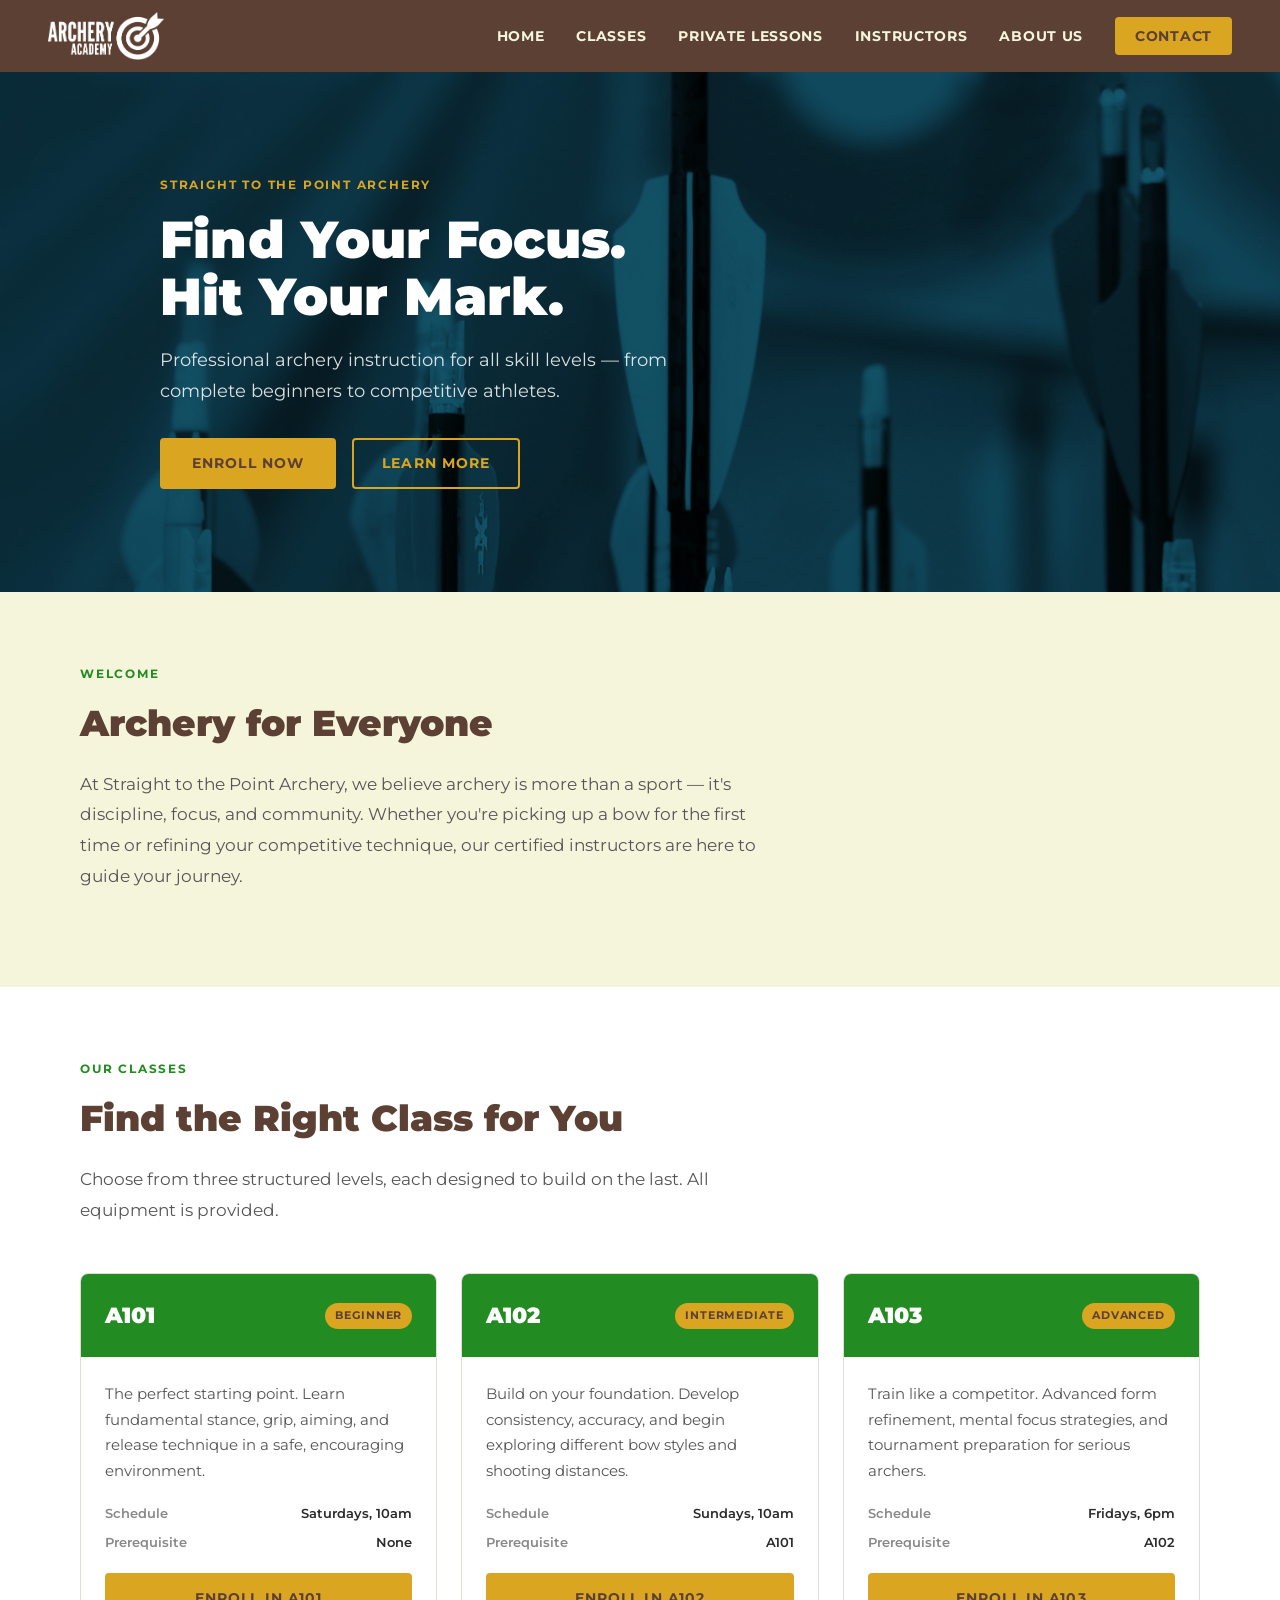
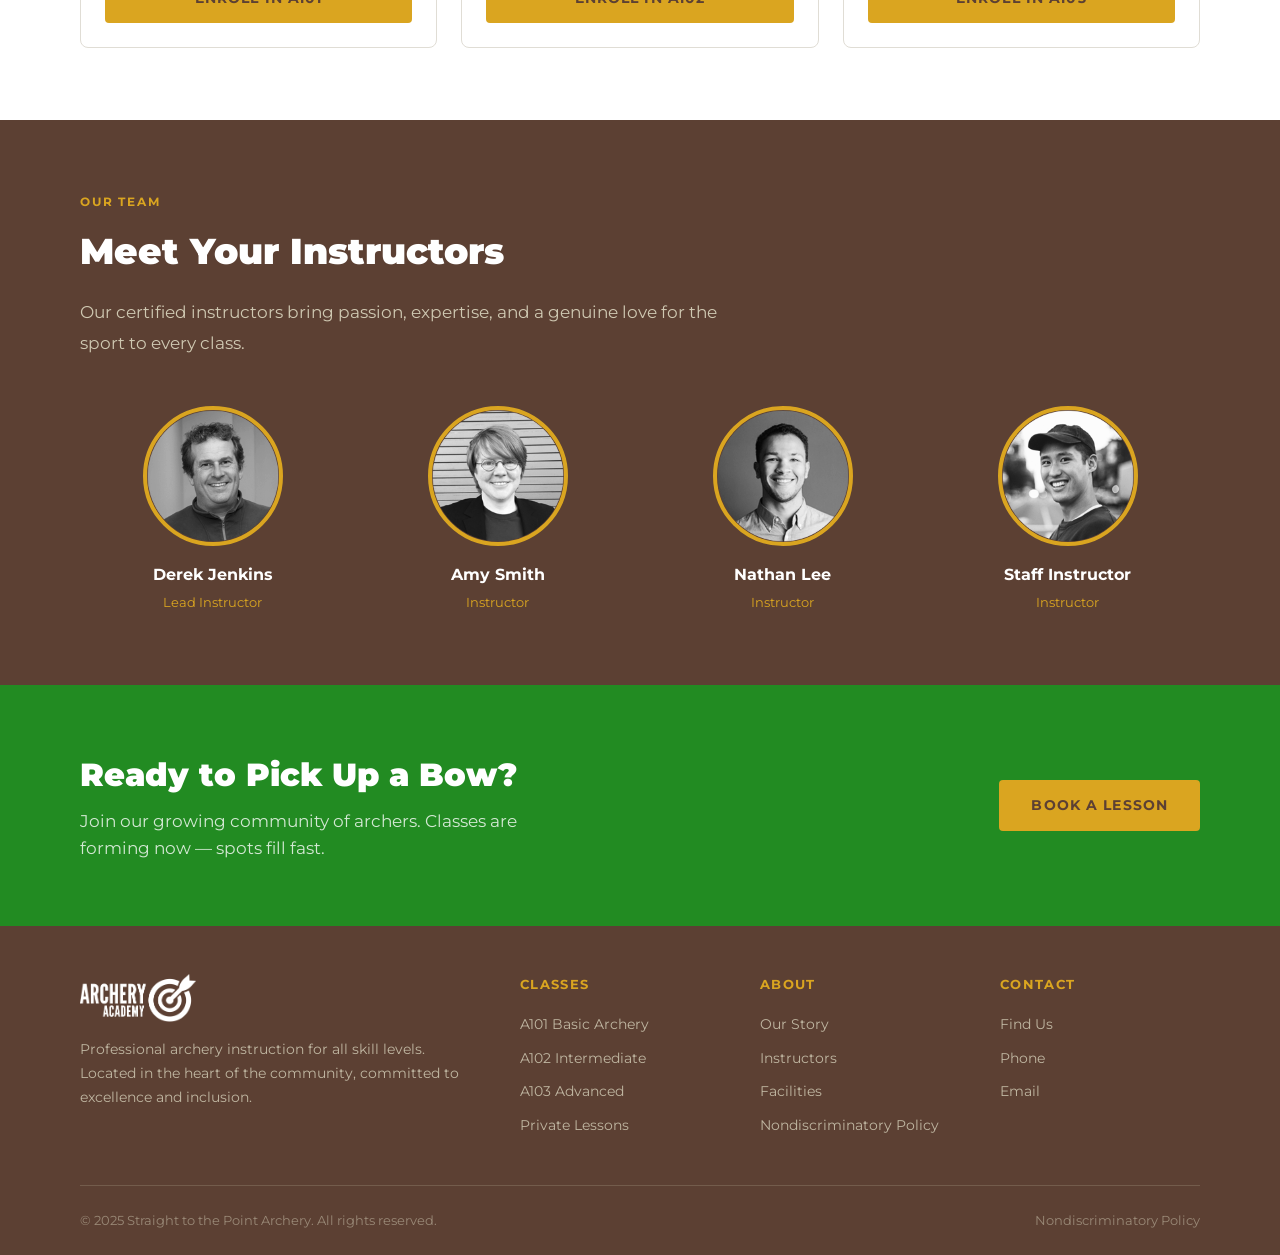
<file: index.html>
<!DOCTYPE html>
<html lang="en">
<head>
<meta charset="UTF-8">
<meta name="viewport" content="width=device-width, initial-scale=1.0">
<title>Straight to the Point Archery</title>
<link href="https://fonts.googleapis.com/css2?family=Montserrat:wght@400;700;900&family=Open+Sans:wght@400;600&display=swap" rel="stylesheet">
<link rel="stylesheet" href="css/common.css">
<link rel="stylesheet" href="css/index.css">
</head>
<body>

<nav>
  <img class="logo" src="images/archeryAcademy-logo-white.png" alt="Straight to the Point Archery">
  <input type="checkbox" id="nav-toggle" class="nav-toggle">
  <label for="nav-toggle" class="nav-toggle-label">
    <span></span>
    <span></span>
    <span></span>
  </label>
  <ul>
    <li><a href="#">Home</a></li>
    <li><a href="classes.html">Classes</a></li>
    <li><a href="classes.html#private_lessons">Private Lessons</a></li>
    <li><a href="instructors.html">Instructors</a></li>
    <li><a href="about-us.html">About Us</a></li>
    <li><a href="contact.html" class="nav-cta">Contact</a></li>
  </ul>
</nav>

<section class="hero">
  <div class="hero-bg"></div>
  <div class="hero-content">
    <div class="hero-eyebrow">Straight to the Point Archery</div>
    <h1>Find Your Focus. Hit Your Mark.</h1>
    <p>Professional archery instruction for all skill levels — from complete beginners to competitive athletes.</p>
    <a href="#" class="btn-gold">Enroll Now</a>
    <a href="#" class="btn-outline">Learn More</a>
  </div>
</section>

<section class="section--cream">
  <div class="section-label">Welcome</div>
  <h2>Archery for Everyone</h2>
  <p class="lead">At Straight to the Point Archery, we believe archery is more than a sport — it's discipline, focus, and community. Whether you're picking up a bow for the first time or refining your competitive technique, our certified instructors are here to guide your journey.</p>
</section>

<section class="section--white" id="classes">
  <div class="section-label">Our Classes</div>
  <h2>Find the Right Class for You</h2>
  <p class="lead">Choose from three structured levels, each designed to build on the last. All equipment is provided.</p>
  <div class="classes-grid">
    <div class="class-card">
      <div class="class-card-header">
        <h3>A101</h3>
        <span class="class-badge">Beginner</span>
      </div>
      <div class="class-body">
        <p>The perfect starting point. Learn fundamental stance, grip, aiming, and release technique in a safe, encouraging environment.</p>
        <div class="class-meta">
          <div class="class-meta-row"><span class="meta-label">Schedule</span><span class="meta-val">Saturdays, 10am</span></div>
          <div class="class-meta-row"><span class="meta-label">Prerequisite</span><span class="meta-val">None</span></div>
        </div>
        <a href="#" class="btn-gold">Enroll in A101</a>
      </div>
    </div>
    <div class="class-card">
      <div class="class-card-header">
        <h3>A102</h3>
        <span class="class-badge">Intermediate</span>
      </div>
      <div class="class-body">
        <p>Build on your foundation. Develop consistency, accuracy, and begin exploring different bow styles and shooting distances.</p>
        <div class="class-meta">
          <div class="class-meta-row"><span class="meta-label">Schedule</span><span class="meta-val">Sundays, 10am</span></div>
          <div class="class-meta-row"><span class="meta-label">Prerequisite</span><span class="meta-val">A101</span></div>
        </div>
        <a href="#" class="btn-gold">Enroll in A102</a>
      </div>
    </div>
    <div class="class-card">
      <div class="class-card-header">
        <h3>A103</h3>
        <span class="class-badge">Advanced</span>
      </div>
      <div class="class-body">
        <p>Train like a competitor. Advanced form refinement, mental focus strategies, and tournament preparation for serious archers.</p>
        <div class="class-meta">
          <div class="class-meta-row"><span class="meta-label">Schedule</span><span class="meta-val">Fridays, 6pm</span></div>
          <div class="class-meta-row"><span class="meta-label">Prerequisite</span><span class="meta-val">A102</span></div>
        </div>
        <a href="#" class="btn-gold">Enroll in A103</a>
      </div>
    </div>
  </div>
</section>

<section class="instructors-bg" id="instructors">
  <div class="section-label">Our Team</div>
  <h2>Meet Your Instructors</h2>
  <p class="lead">Our certified instructors bring passion, expertise, and a genuine love for the sport to every class.</p>
  <div class="instructors-grid">
    <div class="instr-card">
      <div class="instr-img-wrap"><img src="images/instructor-bio-image1.png" alt="Derek Jenkins"></div>
      <div class="instr-name">Derek Jenkins</div>
      <div class="instr-title">Lead Instructor</div>
    </div>
    <div class="instr-card">
      <div class="instr-img-wrap"><img src="images/instructor-bio-image2.png" alt="Amy Smith"></div>
      <div class="instr-name">Amy Smith</div>
      <div class="instr-title">Instructor</div>
    </div>
    <div class="instr-card">
      <div class="instr-img-wrap"><img src="images/instructor-bio-image3.png" alt="Nathan Lee"></div>
      <div class="instr-name">Nathan Lee</div>
      <div class="instr-title">Instructor</div>
    </div>
    <div class="instr-card">
      <div class="instr-img-wrap"><img src="images/instructor-bio-image4.png" alt="Staff"></div>
      <div class="instr-name">Staff Instructor</div>
      <div class="instr-title">Instructor</div>
    </div>
  </div>
</section>

<div class="cta-banner">
  <div>
    <h2>Ready to Pick Up a Bow?</h2>
    <p>Join our growing community of archers. Classes are forming now — spots fill fast.</p>
  </div>
  <a href="#" class="btn-gold">Book a Lesson</a>
</div>

<footer>
  <div class="footer-grid">
    <div>
      <img class="footer-logo" src="images/archeryAcademy-logo-white.png" alt="Straight to the Point Archery">
      <p class="footer-about">Professional archery instruction for all skill levels. Located in the heart of the community, committed to excellence and inclusion.</p>
    </div>
    <div class="footer-col">
      <h4>Classes</h4>
      <ul>
        <li><a href="#">A101 Basic Archery</a></li>
        <li><a href="#">A102 Intermediate</a></li>
        <li><a href="#">A103 Advanced</a></li>
        <li><a href="#">Private Lessons</a></li>
      </ul>
    </div>
    <div class="footer-col" id="about_us">
      <h4>About</h4>
      <ul>
        <li><a href="#">Our Story</a></li>
        <li><a href="#">Instructors</a></li>
        <li><a href="#">Facilities</a></li>
        <li><a href="#">Nondiscriminatory Policy</a></li>
      </ul>
    </div>
    <div class="footer-col">
      <h4>Contact</h4>
      <ul>
        <li><a href="#">Find Us</a></li>
        <li><a href="#">Phone</a></li>
        <li><a href="#">Email</a></li>
      </ul>
    </div>
  </div>
  <div class="footer-bottom">
    <span class="footer-copy">&copy; 2025 Straight to the Point Archery. All rights reserved.</span>
    <span class="footer-copy">Nondiscriminatory Policy</span>
  </div>
</footer>

</body>
</html>
</file>
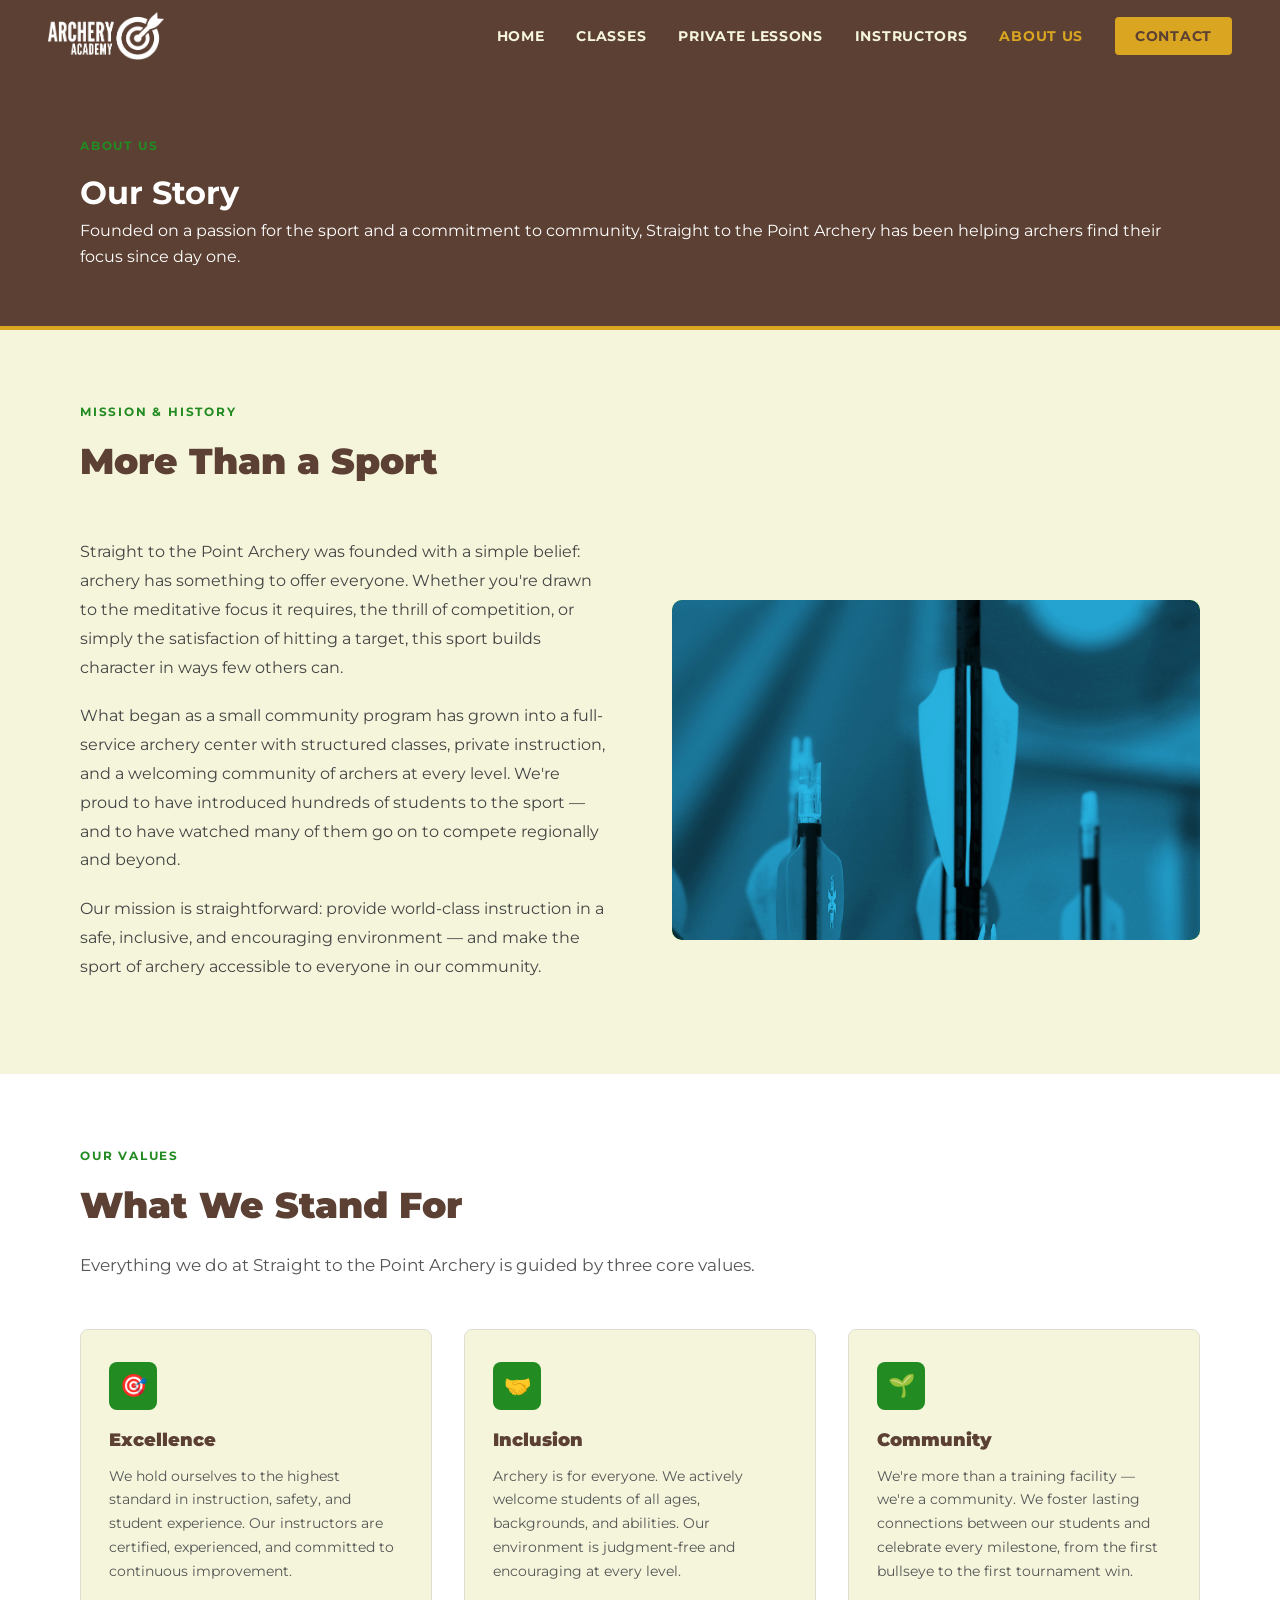
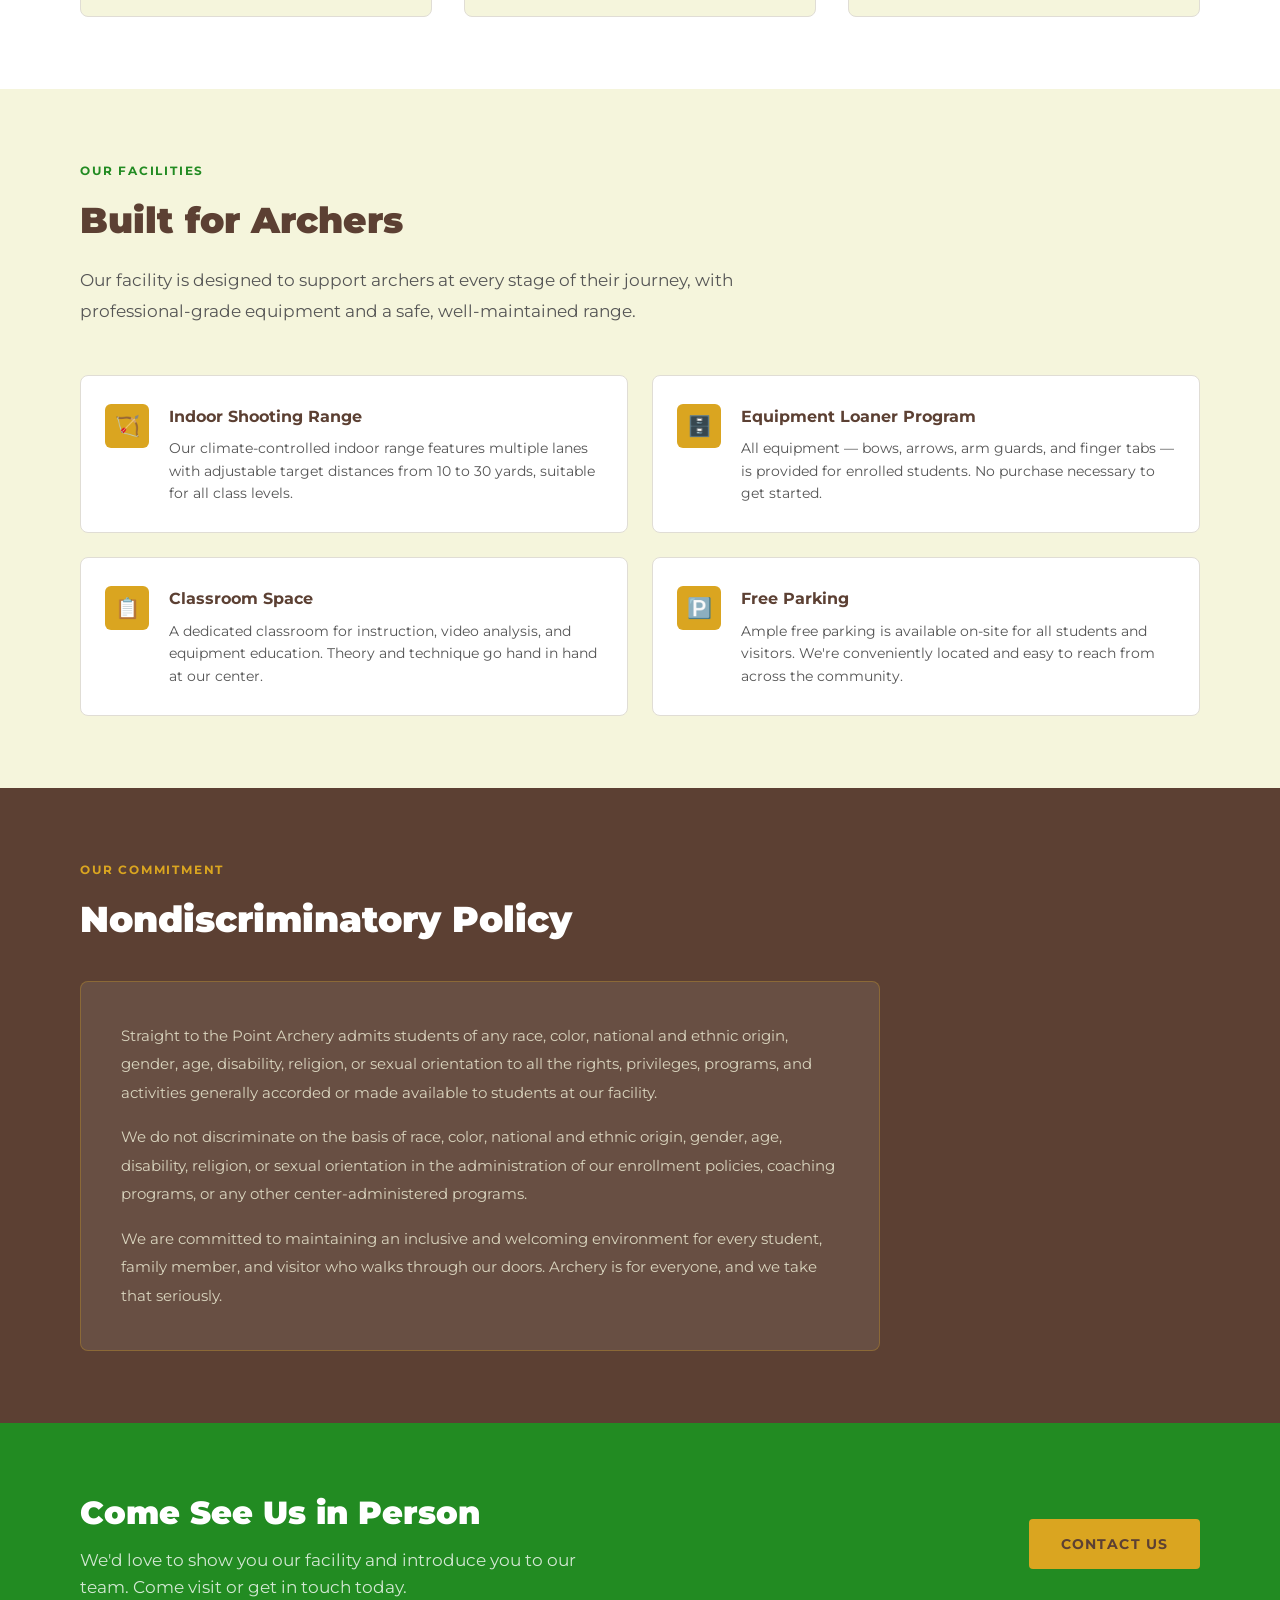
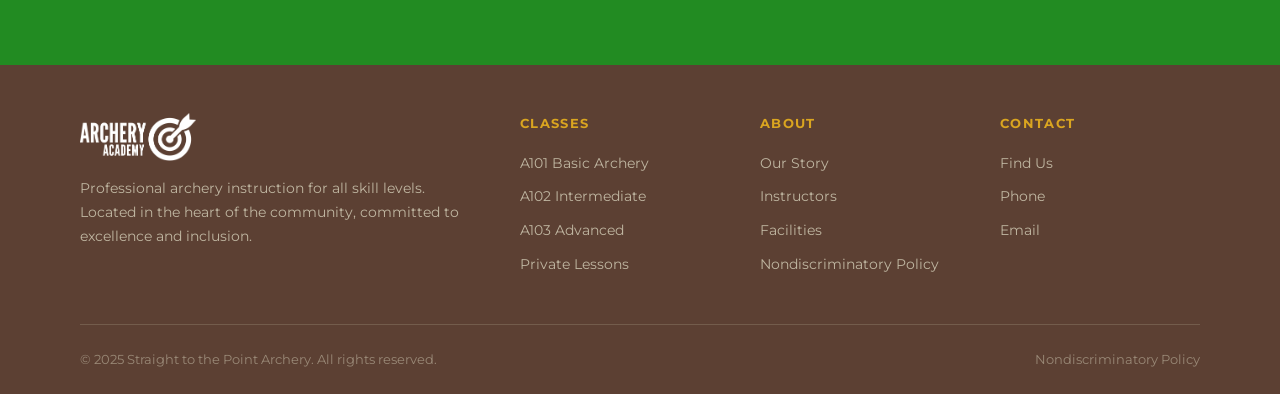
<file: about.html>
<!DOCTYPE html>
<html lang="en">
<head>
<meta charset="UTF-8">
<meta name="viewport" content="width=device-width, initial-scale=1.0">
<title>About Us — Straight to the Point Archery</title>
<link href="https://fonts.googleapis.com/css2?family=Montserrat:wght@400;700;900&family=Open+Sans:wght@400;600&display=swap" rel="stylesheet">
<link rel="stylesheet" href="css/common.css">
<link rel="stylesheet" href="css/about.css">
</head>
<body>

<nav>
  <img class="logo" src="images/archeryAcademy-logo-white.png" alt="Straight to the Point Archery">
  <input type="checkbox" id="nav-toggle" class="nav-toggle">
  <label for="nav-toggle" class="nav-toggle-label">
    <span></span>
    <span></span>
    <span></span>
  </label>
  <ul>
    <li><a href="index.html">Home</a></li>
    <li><a href="classes.html">Classes</a></li>
    <li><a href="classes.html#private_lessons">Private Lessons</a></li>
    <li><a href="instructors.html">Instructors</a></li>
    <li><a href="about.html" class="active">About Us</a></li>
    <li><a href="contact.html" class="nav-cta">Contact</a></li>
  </ul>
</nav>

<div class="page-hero">
  <div class="section-label">About Us</div>
  <h1>Our Story</h1>
  <p>Founded on a passion for the sport and a commitment to community, Straight to the Point Archery has been helping archers find their focus since day one.</p>
</div>

<!-- MISSION & HISTORY -->
<section class="section--cream" id="mission">
  <div class="section-label">Mission & History</div>
  <h2>More Than a Sport</h2>
  <div class="mission-grid">
    <div>
      <p class="body-text">Straight to the Point Archery was founded with a simple belief: archery has something to offer everyone. Whether you're drawn to the meditative focus it requires, the thrill of competition, or simply the satisfaction of hitting a target, this sport builds character in ways few others can.</p>
      <p class="body-text">What began as a small community program has grown into a full-service archery center with structured classes, private instruction, and a welcoming community of archers at every level. We're proud to have introduced hundreds of students to the sport — and to have watched many of them go on to compete regionally and beyond.</p>
      <p class="body-text">Our mission is straightforward: provide world-class instruction in a safe, inclusive, and encouraging environment — and make the sport of archery accessible to everyone in our community.</p>
    </div>
    <div class="mission-img-placeholder">
      <img src="images/footerImage.jpg" alt="Archery range at Straight to the Point Archery">
    </div>
  </div>
</section>

<!-- VALUES -->
<section class="values-section">
  <div class="section-label">Our Values</div>
  <h2>What We Stand For</h2>
  <p class="lead">Everything we do at Straight to the Point Archery is guided by three core values.</p>
  <div class="values-grid">
    <div class="value-card">
      <div class="value-icon">🎯</div>
      <h3>Excellence</h3>
      <p>We hold ourselves to the highest standard in instruction, safety, and student experience. Our instructors are certified, experienced, and committed to continuous improvement.</p>
    </div>
    <div class="value-card">
      <div class="value-icon">🤝</div>
      <h3>Inclusion</h3>
      <p>Archery is for everyone. We actively welcome students of all ages, backgrounds, and abilities. Our environment is judgment-free and encouraging at every level.</p>
    </div>
    <div class="value-card">
      <div class="value-icon">🌱</div>
      <h3>Community</h3>
      <p>We're more than a training facility — we're a community. We foster lasting connections between our students and celebrate every milestone, from the first bullseye to the first tournament win.</p>
    </div>
  </div>
</section>

<!-- FACILITIES -->
<section class="facilities-section" id="facilities">
  <div class="section-label">Our Facilities</div>
  <h2>Built for Archers</h2>
  <p class="lead">Our facility is designed to support archers at every stage of their journey, with professional-grade equipment and a safe, well-maintained range.</p>
  <div class="facilities-grid">
    <div class="facility-item">
      <div class="facility-icon">🏹</div>
      <div>
        <h4>Indoor Shooting Range</h4>
        <p>Our climate-controlled indoor range features multiple lanes with adjustable target distances from 10 to 30 yards, suitable for all class levels.</p>
      </div>
    </div>
    <div class="facility-item">
      <div class="facility-icon">🗄️</div>
      <div>
        <h4>Equipment Loaner Program</h4>
        <p>All equipment — bows, arrows, arm guards, and finger tabs — is provided for enrolled students. No purchase necessary to get started.</p>
      </div>
    </div>
    <div class="facility-item">
      <div class="facility-icon">📋</div>
      <div>
        <h4>Classroom Space</h4>
        <p>A dedicated classroom for instruction, video analysis, and equipment education. Theory and technique go hand in hand at our center.</p>
      </div>
    </div>
    <div class="facility-item">
      <div class="facility-icon">🅿️</div>
      <div>
        <h4>Free Parking</h4>
        <p>Ample free parking is available on-site for all students and visitors. We're conveniently located and easy to reach from across the community.</p>
      </div>
    </div>
  </div>
</section>

<!-- NONDISCRIMINATORY POLICY -->
<section class="policy-section" id="nondiscriminatory">
  <div class="section-label">Our Commitment</div>
  <h2>Nondiscriminatory Policy</h2>
  <div class="policy-box">
    <p>Straight to the Point Archery admits students of any race, color, national and ethnic origin, gender, age, disability, religion, or sexual orientation to all the rights, privileges, programs, and activities generally accorded or made available to students at our facility.</p>
    <p>We do not discriminate on the basis of race, color, national and ethnic origin, gender, age, disability, religion, or sexual orientation in the administration of our enrollment policies, coaching programs, or any other center-administered programs.</p>
    <p>We are committed to maintaining an inclusive and welcoming environment for every student, family member, and visitor who walks through our doors. Archery is for everyone, and we take that seriously.</p>
  </div>
</section>

<div class="cta-banner">
  <div>
    <h2>Come See Us in Person</h2>
    <p>We'd love to show you our facility and introduce you to our team. Come visit or get in touch today.</p>
  </div>
  <a href="contact.html" class="btn-gold">Contact Us</a>
</div>

<footer>
  <div class="footer-grid">
    <div>
      <img class="footer-logo" src="images/archeryAcademy-logo-white.png" alt="Straight to the Point Archery">
      <p class="footer-about">Professional archery instruction for all skill levels. Located in the heart of the community, committed to excellence and inclusion.</p>
    </div>
    <div class="footer-col">
      <h4>Classes</h4>
      <ul>
        <li><a href="classes.html#a101">A101 Basic Archery</a></li>
        <li><a href="classes.html#a102">A102 Intermediate</a></li>
        <li><a href="classes.html#a103">A103 Advanced</a></li>
        <li><a href="classes.html#private_lessons">Private Lessons</a></li>
      </ul>
    </div>
    <div class="footer-col">
      <h4>About</h4>
      <ul>
        <li><a href="about.html#mission">Our Story</a></li>
        <li><a href="instructors.html">Instructors</a></li>
        <li><a href="about.html#facilities">Facilities</a></li>
        <li><a href="about.html#nondiscriminatory">Nondiscriminatory Policy</a></li>
      </ul>
    </div>
    <div class="footer-col">
      <h4>Contact</h4>
      <ul>
        <li><a href="contact.html#map">Find Us</a></li>
        <li><a href="contact.html">Phone</a></li>
        <li><a href="contact.html">Email</a></li>
      </ul>
    </div>
  </div>
  <div class="footer-bottom">
    <span class="footer-copy">&copy; 2025 Straight to the Point Archery. All rights reserved.</span>
    <span class="footer-copy">Nondiscriminatory Policy</span>
  </div>
</footer>

</body>
</html>
</file>
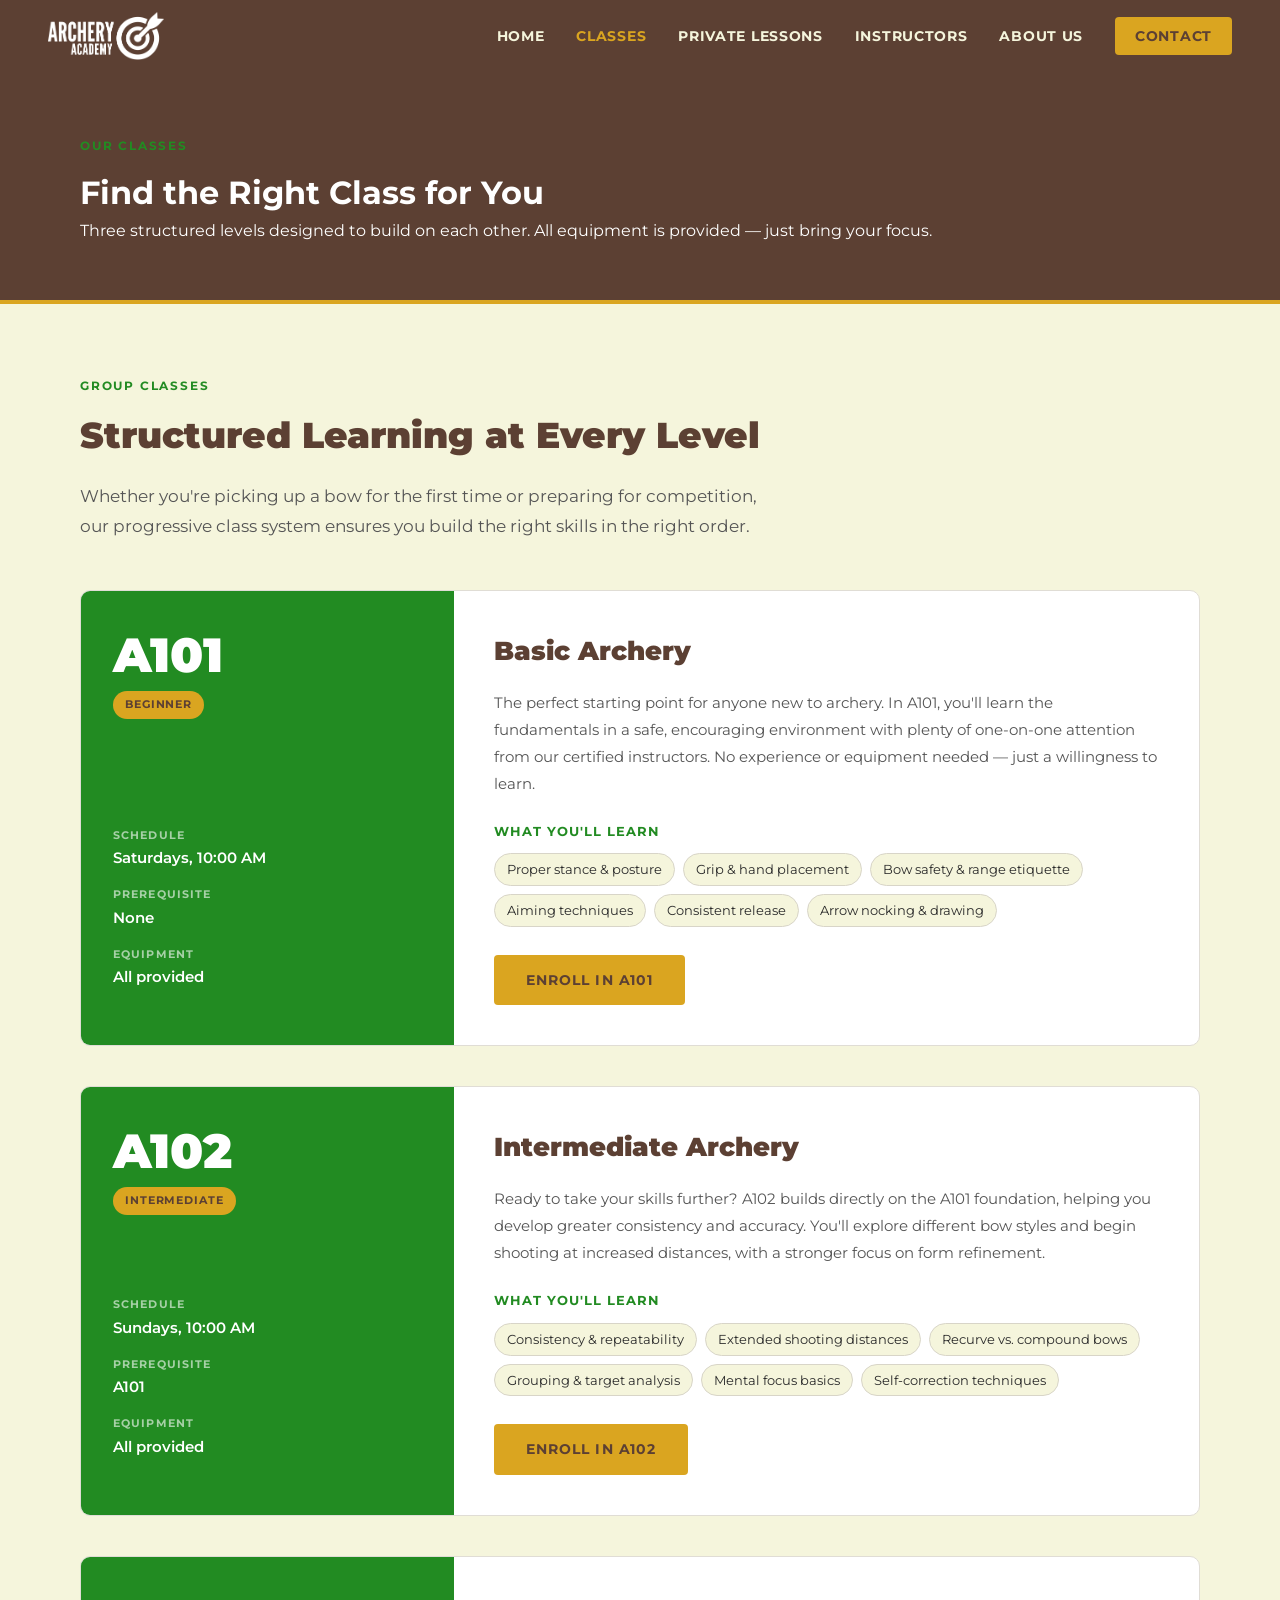
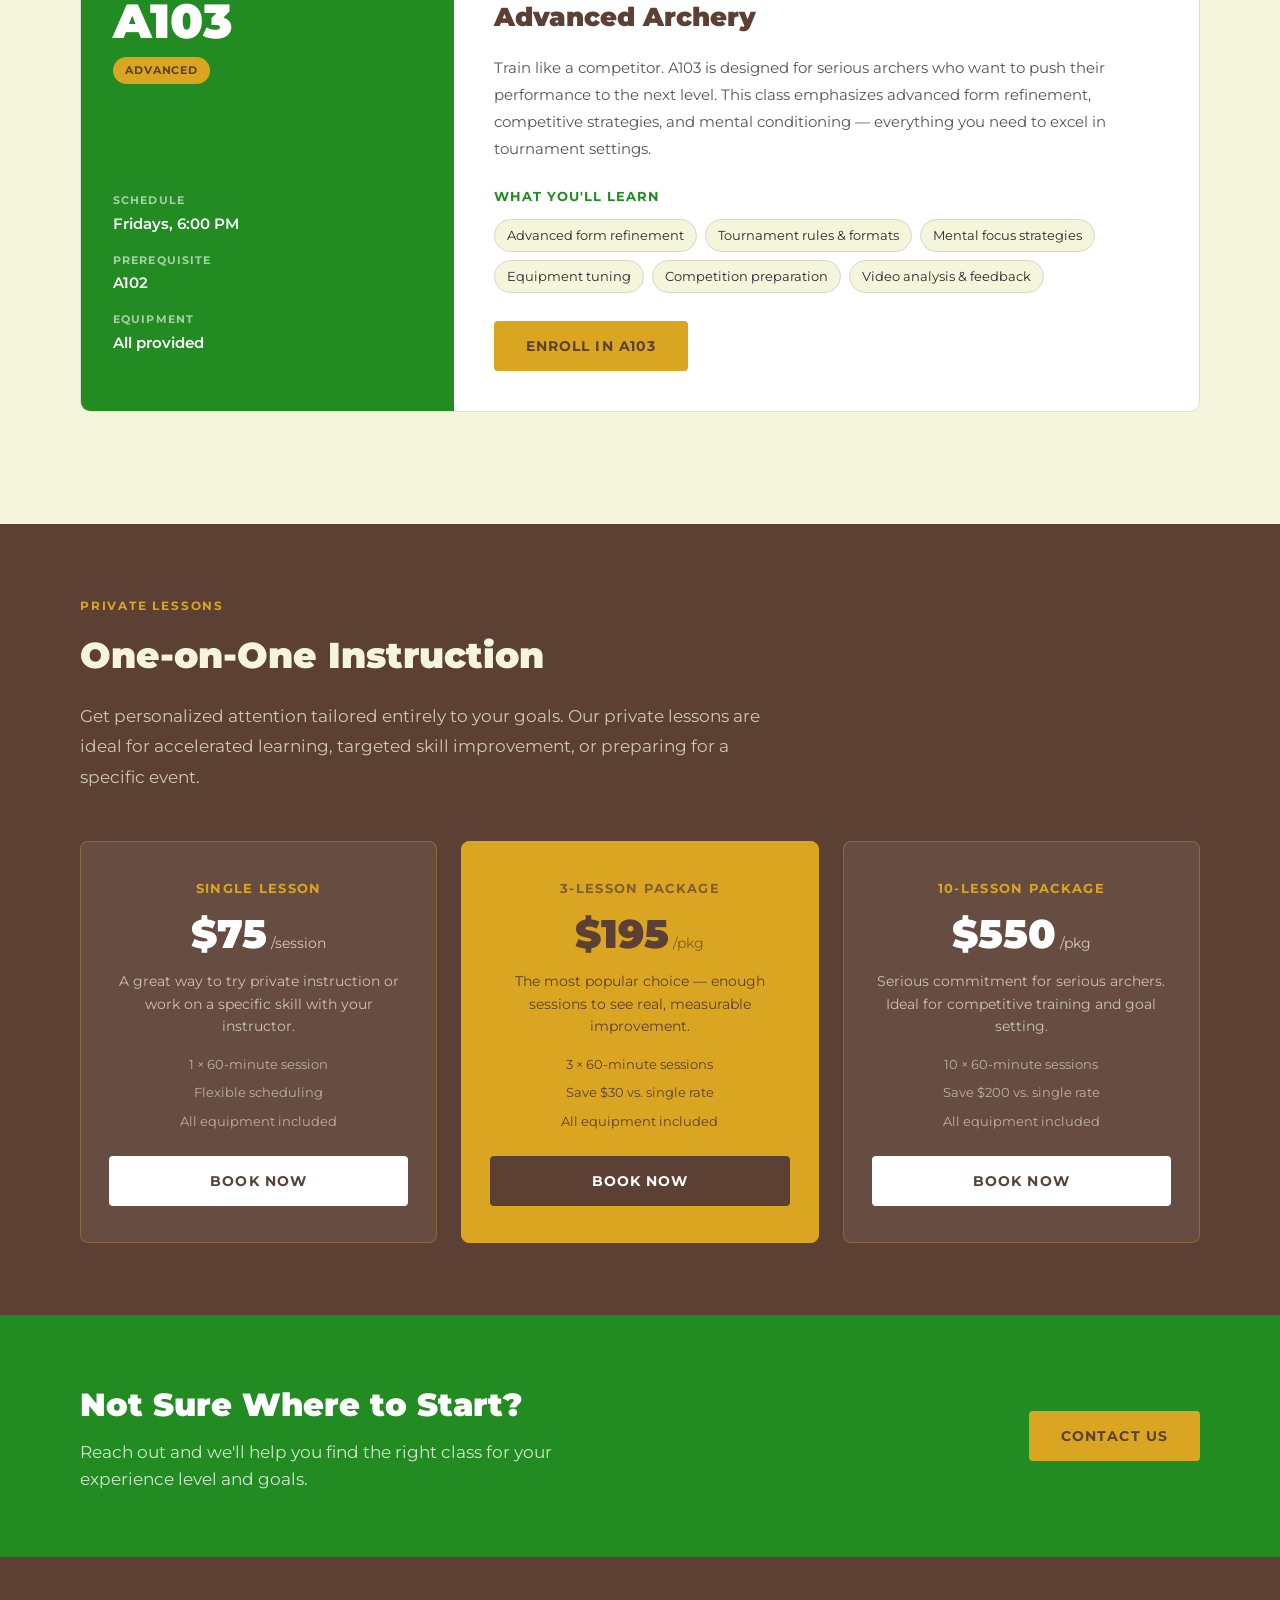
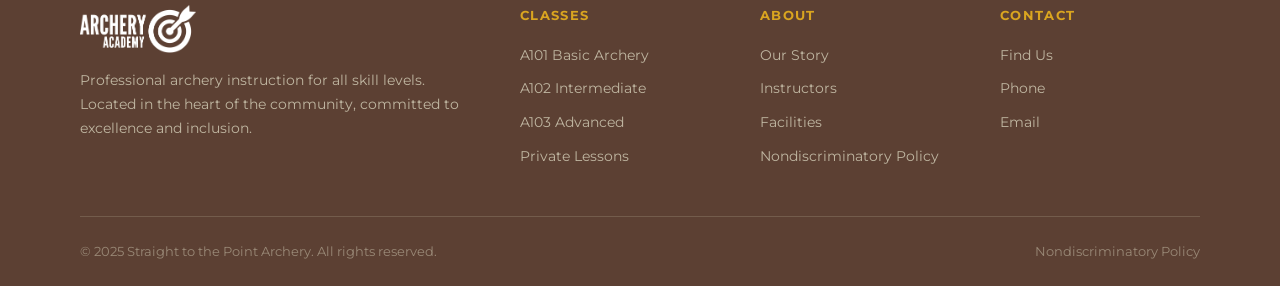
<file: classes.html>
<!DOCTYPE html>
<html lang="en">
<head>
<meta charset="UTF-8">
<meta name="viewport" content="width=device-width, initial-scale=1.0">
<title>Classes — Straight to the Point Archery</title>
<link href="https://fonts.googleapis.com/css2?family=Montserrat:wght@400;700;900&family=Open+Sans:wght@400;600&display=swap" rel="stylesheet">
<link rel="stylesheet" href="css/common.css">
<link rel="stylesheet" href="css/classes.css">
</head>
<body>

<nav>
  <img class="logo" src="images/archeryAcademy-logo-white.png" alt="Straight to the Point Archery">
  <input type="checkbox" id="nav-toggle" class="nav-toggle">
  <label for="nav-toggle" class="nav-toggle-label">
    <span></span>
    <span></span>
    <span></span>
  </label>
  <ul>
    <li><a href="index.html">Home</a></li>
    <li><a href="classes.html" class="active">Classes</a></li>
    <li><a href="classes.html#private_lessons">Private Lessons</a></li>
    <li><a href="instructors.html">Instructors</a></li>
    <li><a href="about.html">About Us</a></li>
    <li><a href="contact.html" class="nav-cta">Contact</a></li>
  </ul>
</nav>

<div class="page-hero">
  <div class="section-label">Our Classes</div>
  <h1>Find the Right Class for You</h1>
  <p>Three structured levels designed to build on each other. All equipment is provided — just bring your focus.</p>
</div>

<!-- GROUP CLASSES -->
<section class="section--cream">
  <div class="section-label">Group Classes</div>
  <h2>Structured Learning at Every Level</h2>
  <p class="lead">Whether you're picking up a bow for the first time or preparing for competition, our progressive class system ensures you build the right skills in the right order.</p>

  <div class="section-content">

    <!-- A101 -->
    <div class="class-detail" id="a101">
      <div class="class-detail-sidebar">
        <div>
          <div class="class-num">A101</div>
          <div class="class-level">Beginner</div>
        </div>
        <div class="class-sidebar-meta">
          <div class="meta-item">
            <div class="meta-label">Schedule</div>
            <div class="meta-value">Saturdays, 10:00 AM</div>
          </div>
          <div class="meta-item">
            <div class="meta-label">Prerequisite</div>
            <div class="meta-value">None</div>
          </div>
          <div class="meta-item">
            <div class="meta-label">Equipment</div>
            <div class="meta-value">All provided</div>
          </div>
        </div>
      </div>
      <div class="class-detail-body">
        <h3>Basic Archery</h3>
        <p>The perfect starting point for anyone new to archery. In A101, you'll learn the fundamentals in a safe, encouraging environment with plenty of one-on-one attention from our certified instructors. No experience or equipment needed — just a willingness to learn.</p>
        <div class="class-topics">
          <h4>What You'll Learn</h4>
          <ul>
            <li>Proper stance & posture</li>
            <li>Grip & hand placement</li>
            <li>Bow safety & range etiquette</li>
            <li>Aiming techniques</li>
            <li>Consistent release</li>
            <li>Arrow nocking & drawing</li>
          </ul>
        </div>
        <a href="contact.html" class="btn-gold">Enroll in A101</a>
      </div>
    </div>

    <!-- A102 -->
    <div class="class-detail" id="a102">
      <div class="class-detail-sidebar">
        <div>
          <div class="class-num">A102</div>
          <div class="class-level">Intermediate</div>
        </div>
        <div class="class-sidebar-meta">
          <div class="meta-item">
            <div class="meta-label">Schedule</div>
            <div class="meta-value">Sundays, 10:00 AM</div>
          </div>
          <div class="meta-item">
            <div class="meta-label">Prerequisite</div>
            <div class="meta-value">A101</div>
          </div>
          <div class="meta-item">
            <div class="meta-label">Equipment</div>
            <div class="meta-value">All provided</div>
          </div>
        </div>
      </div>
      <div class="class-detail-body">
        <h3>Intermediate Archery</h3>
        <p>Ready to take your skills further? A102 builds directly on the A101 foundation, helping you develop greater consistency and accuracy. You'll explore different bow styles and begin shooting at increased distances, with a stronger focus on form refinement.</p>
        <div class="class-topics">
          <h4>What You'll Learn</h4>
          <ul>
            <li>Consistency & repeatability</li>
            <li>Extended shooting distances</li>
            <li>Recurve vs. compound bows</li>
            <li>Grouping & target analysis</li>
            <li>Mental focus basics</li>
            <li>Self-correction techniques</li>
          </ul>
        </div>
        <a href="contact.html" class="btn-gold">Enroll in A102</a>
      </div>
    </div>

    <!-- A103 -->
    <div class="class-detail" id="a103">
      <div class="class-detail-sidebar">
        <div>
          <div class="class-num">A103</div>
          <div class="class-level">Advanced</div>
        </div>
        <div class="class-sidebar-meta">
          <div class="meta-item">
            <div class="meta-label">Schedule</div>
            <div class="meta-value">Fridays, 6:00 PM</div>
          </div>
          <div class="meta-item">
            <div class="meta-label">Prerequisite</div>
            <div class="meta-value">A102</div>
          </div>
          <div class="meta-item">
            <div class="meta-label">Equipment</div>
            <div class="meta-value">All provided</div>
          </div>
        </div>
      </div>
      <div class="class-detail-body">
        <h3>Advanced Archery</h3>
        <p>Train like a competitor. A103 is designed for serious archers who want to push their performance to the next level. This class emphasizes advanced form refinement, competitive strategies, and mental conditioning — everything you need to excel in tournament settings.</p>
        <div class="class-topics">
          <h4>What You'll Learn</h4>
          <ul>
            <li>Advanced form refinement</li>
            <li>Tournament rules & formats</li>
            <li>Mental focus strategies</li>
            <li>Equipment tuning</li>
            <li>Competition preparation</li>
            <li>Video analysis & feedback</li>
          </ul>
        </div>
        <a href="contact.html" class="btn-gold">Enroll in A103</a>
      </div>
    </div>

  </div>
</section>

<!-- PRIVATE LESSONS -->
<section class="private-section" id="private_lessons">
  <div class="section-label">Private Lessons</div>
  <h2>One-on-One Instruction</h2>
  <p class="lead">Get personalized attention tailored entirely to your goals. Our private lessons are ideal for accelerated learning, targeted skill improvement, or preparing for a specific event.</p>
  <div class="packages-grid">
    <div class="pkg-card">
      <div class="pkg-name">Single Lesson</div>
      <div class="pkg-price">$75<span class="pkg-per"> /session</span></div>
      <p class="pkg-desc">A great way to try private instruction or work on a specific skill with your instructor.</p>
      <div class="pkg-detail">1 × 60-minute session</div>
      <div class="pkg-detail">Flexible scheduling</div>
      <div class="pkg-detail">All equipment included</div>
      <a href="contact.html" class="btn-gold">Book Now</a>
    </div>
    <div class="pkg-card featured">
      <div class="pkg-name">3-Lesson Package</div>
      <div class="pkg-price">$195<span class="pkg-per"> /pkg</span></div>
      <p class="pkg-desc">The most popular choice — enough sessions to see real, measurable improvement.</p>
      <div class="pkg-detail">3 × 60-minute sessions</div>
      <div class="pkg-detail">Save $30 vs. single rate</div>
      <div class="pkg-detail">All equipment included</div>
      <a href="contact.html" class="btn-gold">Book Now</a>
    </div>
    <div class="pkg-card">
      <div class="pkg-name">10-Lesson Package</div>
      <div class="pkg-price">$550<span class="pkg-per"> /pkg</span></div>
      <p class="pkg-desc">Serious commitment for serious archers. Ideal for competitive training and goal setting.</p>
      <div class="pkg-detail">10 × 60-minute sessions</div>
      <div class="pkg-detail">Save $200 vs. single rate</div>
      <div class="pkg-detail">All equipment included</div>
      <a href="contact.html" class="btn-gold">Book Now</a>
    </div>
  </div>
</section>

<div class="cta-banner">
  <div>
    <h2>Not Sure Where to Start?</h2>
    <p>Reach out and we'll help you find the right class for your experience level and goals.</p>
  </div>
  <a href="contact.html" class="btn-gold">Contact Us</a>
</div>

<footer>
  <div class="footer-grid">
    <div>
      <img class="footer-logo" src="images/archeryAcademy-logo-white.png" alt="Straight to the Point Archery">
      <p class="footer-about">Professional archery instruction for all skill levels. Located in the heart of the community, committed to excellence and inclusion.</p>
    </div>
    <div class="footer-col">
      <h4>Classes</h4>
      <ul>
        <li><a href="classes.html#a101">A101 Basic Archery</a></li>
        <li><a href="classes.html#a102">A102 Intermediate</a></li>
        <li><a href="classes.html#a103">A103 Advanced</a></li>
        <li><a href="classes.html#private_lessons">Private Lessons</a></li>
      </ul>
    </div>
    <div class="footer-col">
      <h4>About</h4>
      <ul>
        <li><a href="about.html#mission">Our Story</a></li>
        <li><a href="instructors.html">Instructors</a></li>
        <li><a href="about.html#facilities">Facilities</a></li>
        <li><a href="about.html#nondiscriminatory">Nondiscriminatory Policy</a></li>
      </ul>
    </div>
    <div class="footer-col">
      <h4>Contact</h4>
      <ul>
        <li><a href="contact.html#map">Find Us</a></li>
        <li><a href="contact.html">Phone</a></li>
        <li><a href="contact.html">Email</a></li>
      </ul>
    </div>
  </div>
  <div class="footer-bottom">
    <span class="footer-copy">&copy; 2025 Straight to the Point Archery. All rights reserved.</span>
    <span class="footer-copy">Nondiscriminatory Policy</span>
  </div>
</footer>

</body>
</html>
</file>
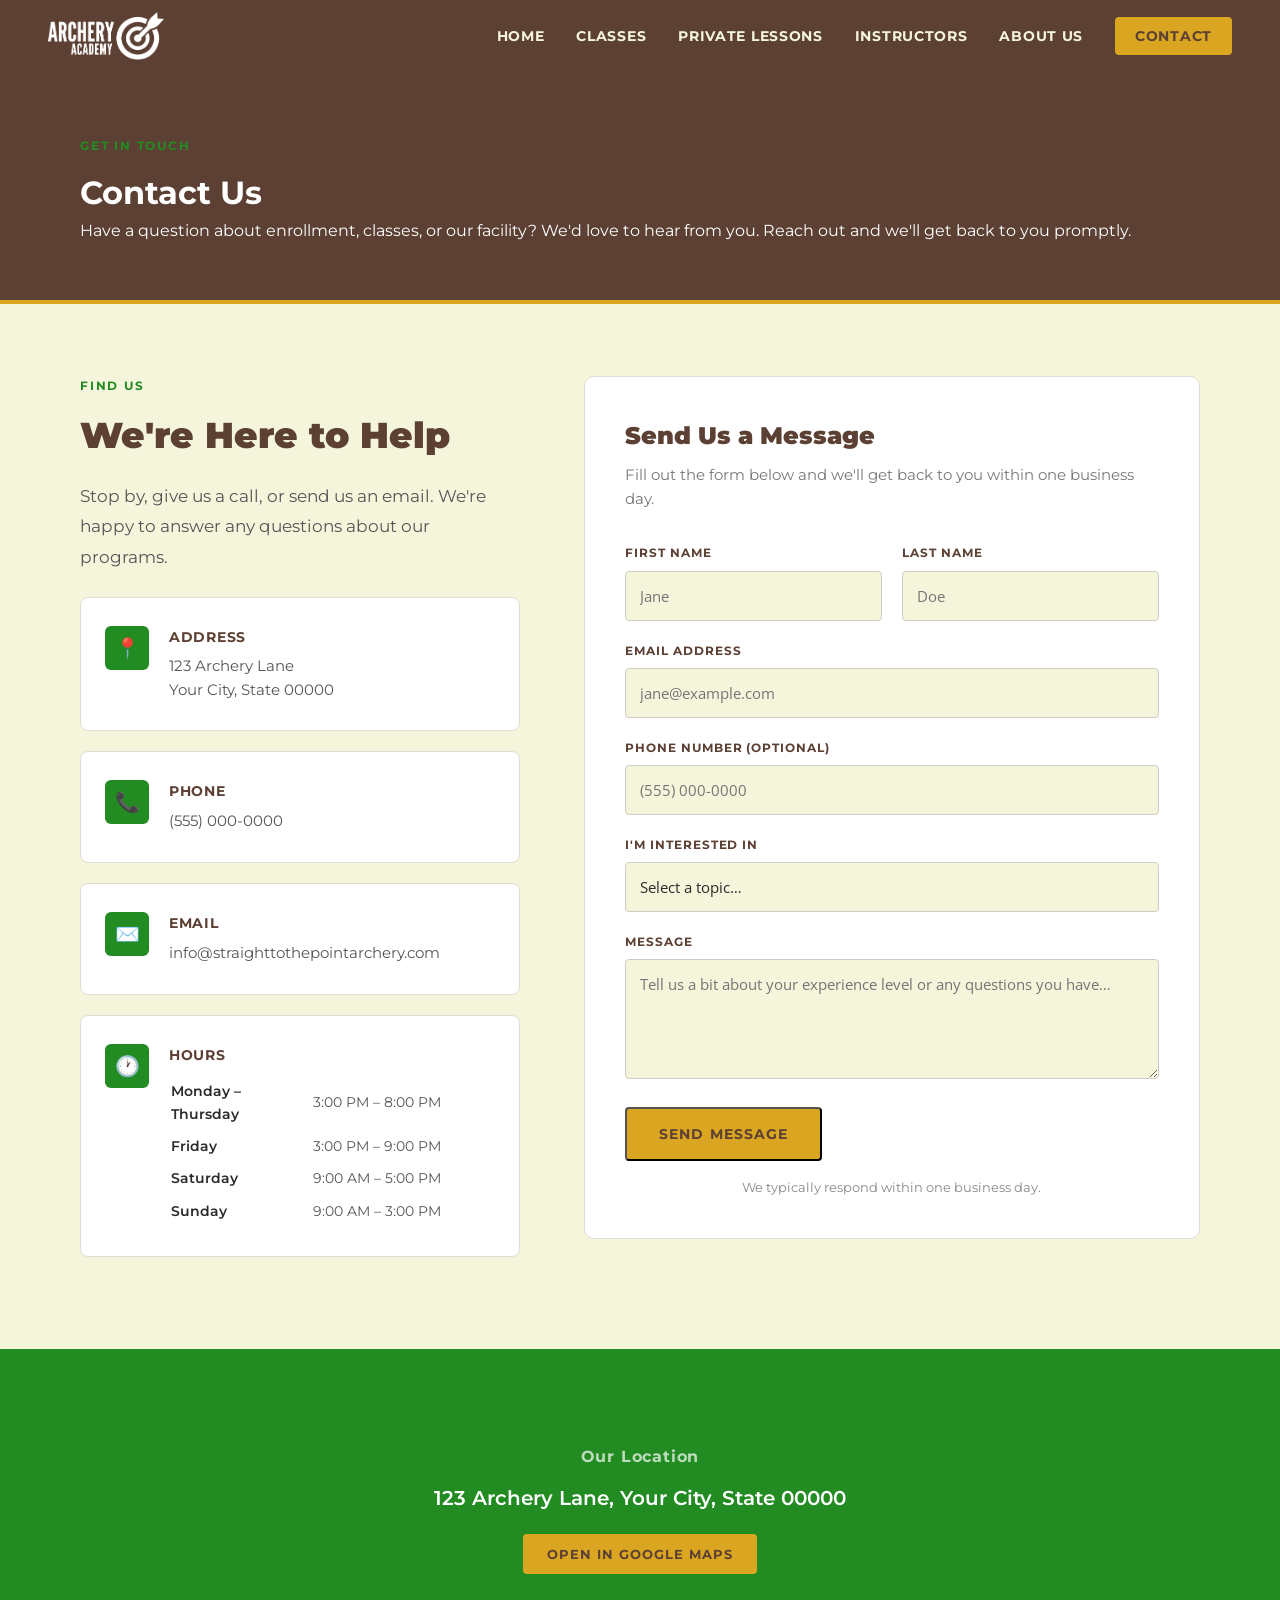
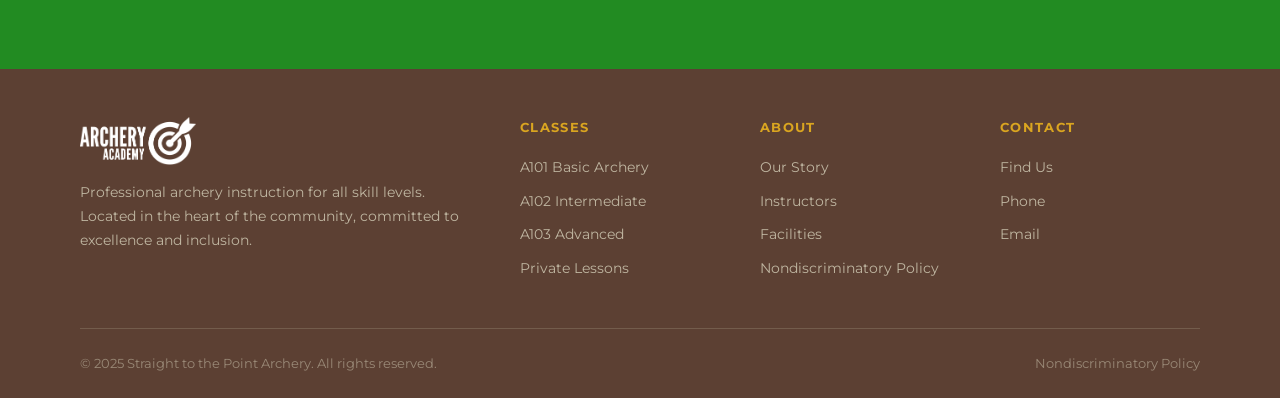
<file: contact.html>
<!DOCTYPE html>
<html lang="en">
<head>
<meta charset="UTF-8">
<meta name="viewport" content="width=device-width, initial-scale=1.0">
<title>Contact — Straight to the Point Archery</title>
<link href="https://fonts.googleapis.com/css2?family=Montserrat:wght@400;700;900&family=Open+Sans:wght@400;600&display=swap" rel="stylesheet">
<link rel="stylesheet" href="css/common.css">
<link rel="stylesheet" href="css/contact.css">
</head>
<body>

<nav>
  <img class="logo" src="images/archeryAcademy-logo-white.png" alt="Straight to the Point Archery">
  <input type="checkbox" id="nav-toggle" class="nav-toggle">
  <label for="nav-toggle" class="nav-toggle-label">
    <span></span>
    <span></span>
    <span></span>
  </label>
  <ul>
    <li><a href="index.html">Home</a></li>
    <li><a href="classes.html">Classes</a></li>
    <li><a href="classes.html#private_lessons">Private Lessons</a></li>
    <li><a href="instructors.html">Instructors</a></li>
    <li><a href="about.html">About Us</a></li>
    <li><a href="contact.html" class="nav-cta active">Contact</a></li>
  </ul>
</nav>

<div class="page-hero">
  <div class="section-label">Get in Touch</div>
  <h1>Contact Us</h1>
  <p>Have a question about enrollment, classes, or our facility? We'd love to hear from you. Reach out and we'll get back to you promptly.</p>
</div>

<section class="section--cream" id="contact">
  <div class="contact-layout">

    <!-- LEFT: Info -->
    <div>
      <div class="section-label">Find Us</div>
      <h2>We're Here to Help</h2>
      <p class="lead">Stop by, give us a call, or send us an email. We're happy to answer any questions about our programs.</p>

      <div class="info-card">
        <div class="info-icon">📍</div>
        <div>
          <h4>Address</h4>
          <p>123 Archery Lane<br>Your City, State 00000</p>
        </div>
      </div>

      <div class="info-card">
        <div class="info-icon">📞</div>
        <div>
          <h4>Phone</h4>
          <a href="tel:+15550000000">(555) 000-0000</a>
        </div>
      </div>

      <div class="info-card">
        <div class="info-icon">✉️</div>
        <div>
          <h4>Email</h4>
          <a href="mailto:info@straighttothepointarchery.com">info@straighttothepointarchery.com</a>
        </div>
      </div>

      <div class="info-card">
        <div class="info-icon">🕐</div>
        <div>
          <h4>Hours</h4>
          <table class="hours-table">
            <tr><td>Monday – Thursday</td><td>3:00 PM – 8:00 PM</td></tr>
            <tr><td>Friday</td><td>3:00 PM – 9:00 PM</td></tr>
            <tr><td>Saturday</td><td>9:00 AM – 5:00 PM</td></tr>
            <tr><td>Sunday</td><td>9:00 AM – 3:00 PM</td></tr>
          </table>
        </div>
      </div>
    </div>

    <!-- RIGHT: Form -->
    <div class="contact-form-wrap">
      <h3>Send Us a Message</h3>
      <p class="form-sub">Fill out the form below and we'll get back to you within one business day.</p>

      <div class="form-row">
        <div class="form-group">
          <label for="first_name">First Name</label>
          <input type="text" id="first_name" placeholder="Jane">
        </div>
        <div class="form-group">
          <label for="last_name">Last Name</label>
          <input type="text" id="last_name" placeholder="Doe">
        </div>
      </div>

      <div class="form-group">
        <label for="email">Email Address</label>
        <input type="email" id="email" placeholder="jane@example.com">
      </div>

      <div class="form-group">
        <label for="phone">Phone Number (optional)</label>
        <input type="tel" id="phone" placeholder="(555) 000-0000">
      </div>

      <div class="form-group">
        <label for="subject">I'm Interested In</label>
        <select id="subject">
          <option value="" disabled selected>Select a topic…</option>
          <option>A101 Basic Archery</option>
          <option>A102 Intermediate Archery</option>
          <option>A103 Advanced Archery</option>
          <option>Private Lessons</option>
          <option>General Question</option>
          <option>Other</option>
        </select>
      </div>

      <div class="form-group">
        <label for="message">Message</label>
        <textarea id="message" placeholder="Tell us a bit about your experience level or any questions you have…"></textarea>
      </div>

      <button class="btn-gold" onclick="handleSubmit()">Send Message</button>
      <p class="form-note">We typically respond within one business day.</p>
      <div class="form-success" id="successMsg">
        ✅ Thank you for your message! We'll be in touch within one business day.
      </div>
    </div>
  </div>
</section>

<!-- MAP -->
<div class="map-section" id="map">
  <div class="map-placeholder">
    <div class="map-label">Our Location</div>
    <div class="map-addr">123 Archery Lane, Your City, State 00000</div>
    <a href="https://maps.google.com" target="_blank">Open in Google Maps</a>
  </div>
</div>

<footer>
  <div class="footer-grid">
    <div>
      <img class="footer-logo" src="images/archeryAcademy-logo-white.png" alt="Straight to the Point Archery">
      <p class="footer-about">Professional archery instruction for all skill levels. Located in the heart of the community, committed to excellence and inclusion.</p>
    </div>
    <div class="footer-col">
      <h4>Classes</h4>
      <ul>
        <li><a href="classes.html#a101">A101 Basic Archery</a></li>
        <li><a href="classes.html#a102">A102 Intermediate</a></li>
        <li><a href="classes.html#a103">A103 Advanced</a></li>
        <li><a href="classes.html#private_lessons">Private Lessons</a></li>
      </ul>
    </div>
    <div class="footer-col">
      <h4>About</h4>
      <ul>
        <li><a href="about.html#mission">Our Story</a></li>
        <li><a href="instructors.html">Instructors</a></li>
        <li><a href="about.html#facilities">Facilities</a></li>
        <li><a href="about.html#nondiscriminatory">Nondiscriminatory Policy</a></li>
      </ul>
    </div>
    <div class="footer-col">
      <h4>Contact</h4>
      <ul>
        <li><a href="contact.html#map">Find Us</a></li>
        <li><a href="tel:+15550000000">Phone</a></li>
        <li><a href="mailto:info@straighttothepointarchery.com">Email</a></li>
      </ul>
    </div>
  </div>
  <div class="footer-bottom">
    <span class="footer-copy">&copy; 2025 Straight to the Point Archery. All rights reserved.</span>
    <span class="footer-copy">Nondiscriminatory Policy</span>
  </div>
</footer>

<script>
  function handleSubmit() {
    const first = document.getElementById('first_name').value.trim();
    const email = document.getElementById('email').value.trim();
    if (!first || !email) {
      alert('Please fill in your name and email address.');
      return;
    }
    document.getElementById('successMsg').style.display = 'block';
    document.querySelector('.btn-gold').disabled = true;
    document.querySelector('.btn-gold').style.opacity = '0.6';
  }
</script>

</body>
</html>
</file>
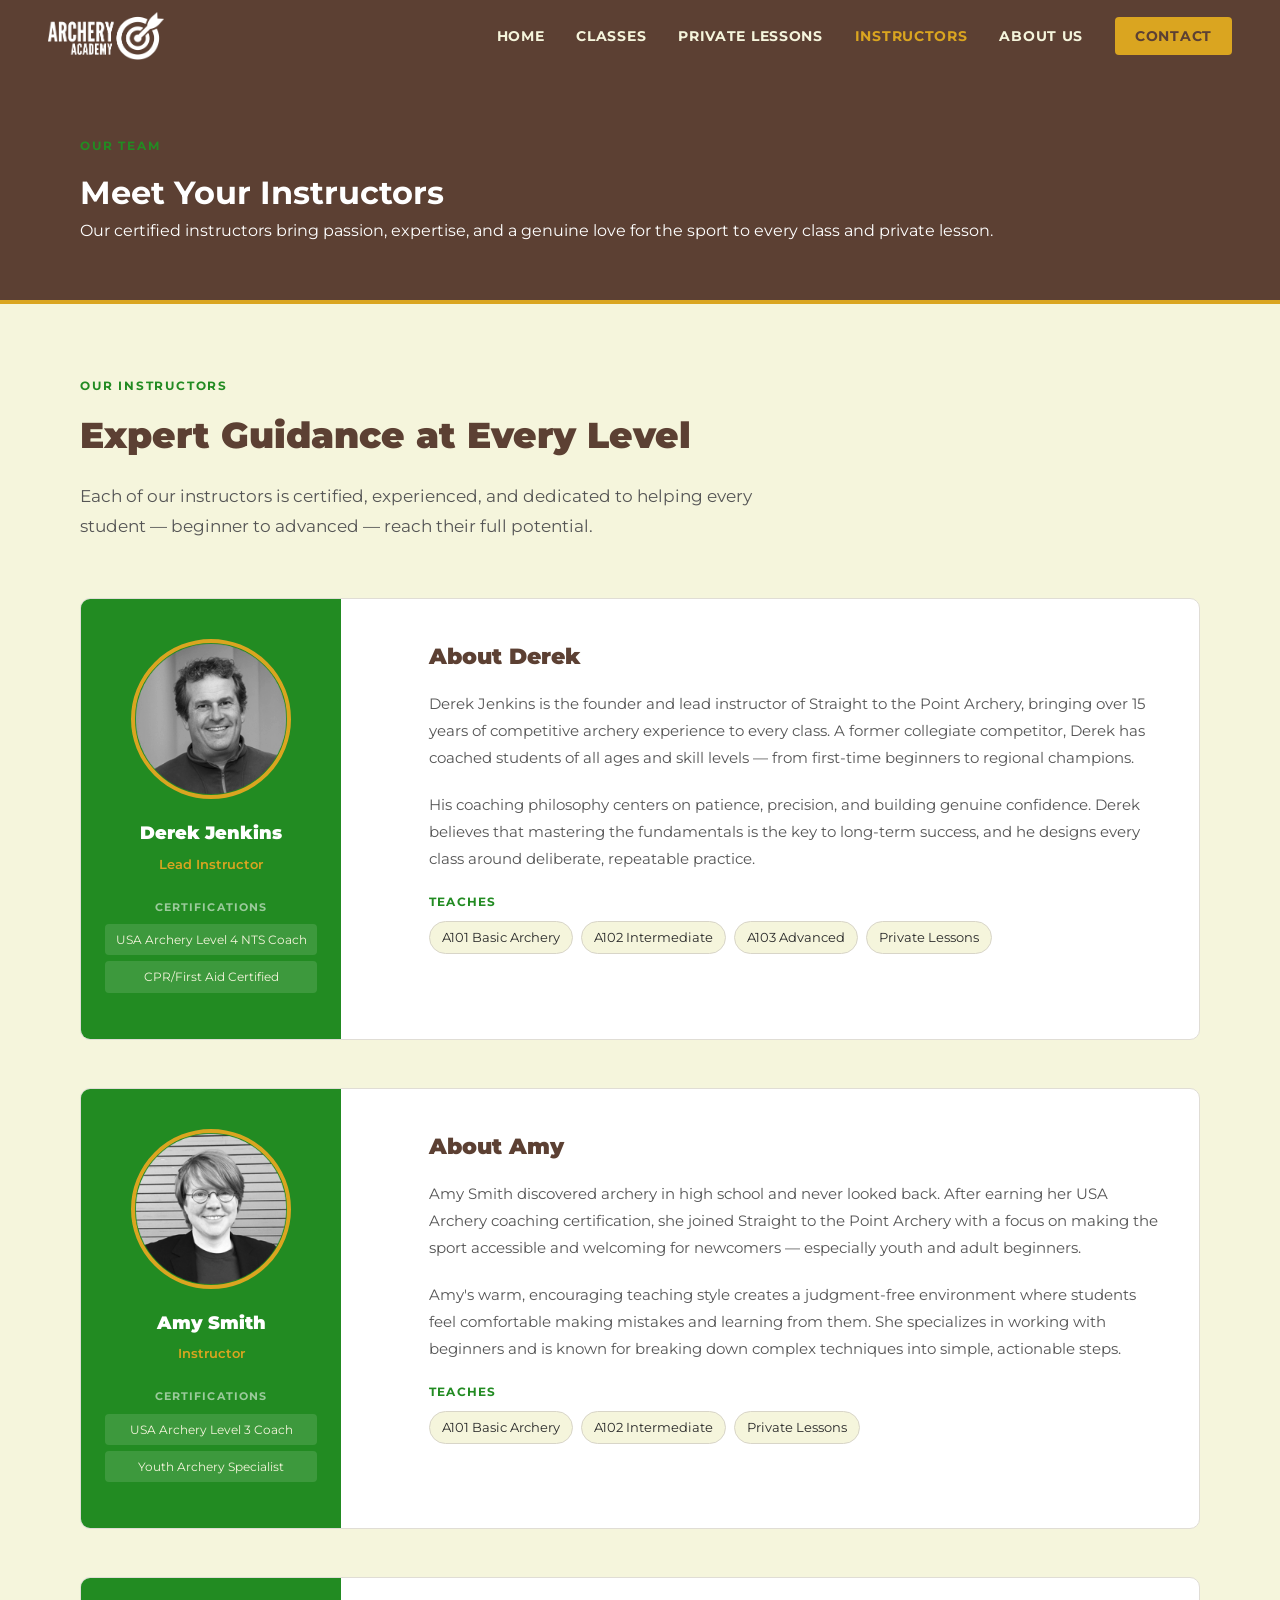
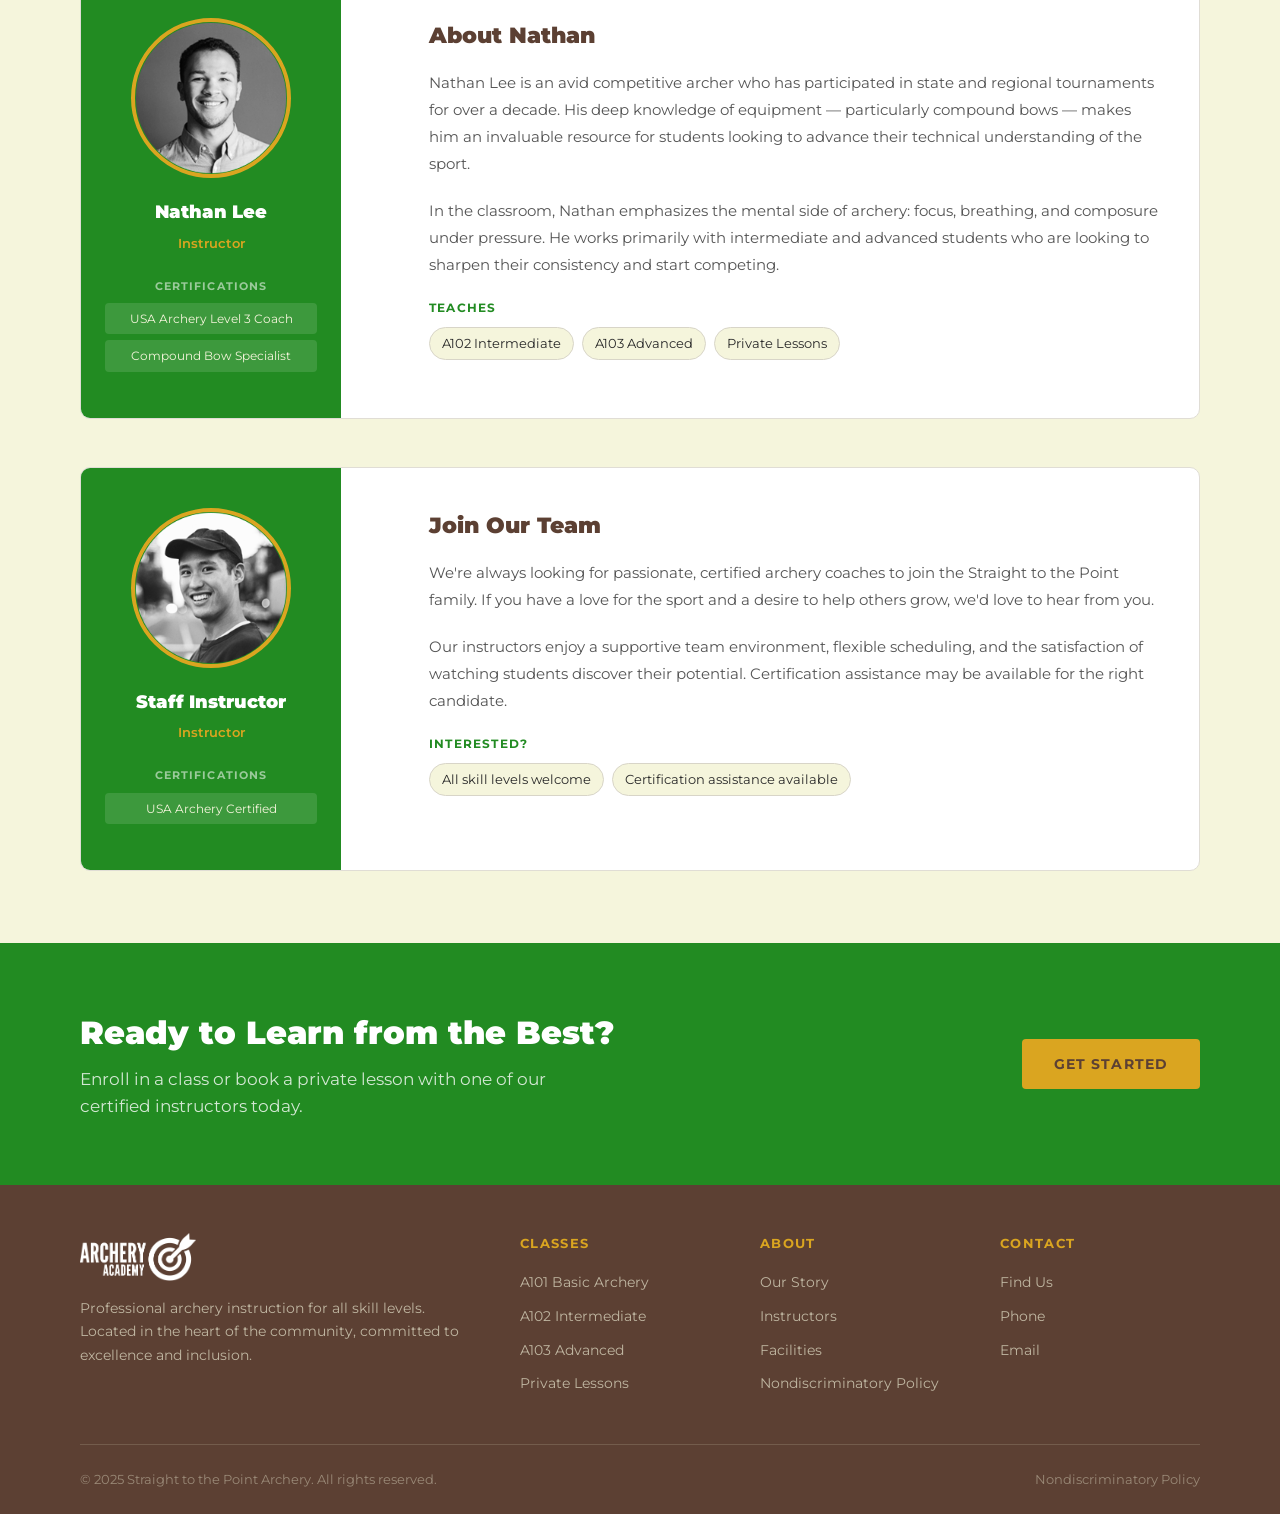
<file: instructors.html>
<!DOCTYPE html>
<html lang="en">
<head>
<meta charset="UTF-8">
<meta name="viewport" content="width=device-width, initial-scale=1.0">
<title>Instructors — Straight to the Point Archery</title>
<link href="https://fonts.googleapis.com/css2?family=Montserrat:wght@400;700;900&family=Open+Sans:wght@400;600&display=swap" rel="stylesheet">
<link rel="stylesheet" href="css/common.css">
<link rel="stylesheet" href="css/instructors.css">
</head>
<body>

<nav>
  <img class="logo" src="images/archeryAcademy-logo-white.png" alt="Straight to the Point Archery">
  <input type="checkbox" id="nav-toggle" class="nav-toggle">
  <label for="nav-toggle" class="nav-toggle-label">
    <span></span>
    <span></span>
    <span></span>
  </label>
  <ul>
    <li><a href="index.html">Home</a></li>
    <li><a href="classes.html">Classes</a></li>
    <li><a href="classes.html#private_lessons">Private Lessons</a></li>
    <li><a href="instructors.html" class="active">Instructors</a></li>
    <li><a href="about.html">About Us</a></li>
    <li><a href="contact.html" class="nav-cta">Contact</a></li>
  </ul>
</nav>

<div class="page-hero">
  <div class="section-label">Our Team</div>
  <h1>Meet Your Instructors</h1>
  <p>Our certified instructors bring passion, expertise, and a genuine love for the sport to every class and private lesson.</p>
</div>

<section class="section section--cream">
  <div class="section-label">Our Instructors</div>
  <h2>Expert Guidance at Every Level</h2>
  <p class="lead">Each of our instructors is certified, experienced, and dedicated to helping every student — beginner to advanced — reach their full potential.</p>

  <div class="instructors-list">

    <!-- Derek Jenkins -->
    <div class="instr-profile" id="derek-jenkins">
      <div class="instr-photo-col">
        <div class="instr-photo-wrap">
          <img src="images/instructor-bio-image1.png" alt="Derek Jenkins">
        </div>
        <div class="instr-name">Derek Jenkins</div>
        <div class="instr-role">Lead Instructor</div>
        <div class="instr-certifications">
          <div class="cert-label">Certifications</div>
          <div class="cert-badge">USA Archery Level 4 NTS Coach</div>
          <div class="cert-badge">CPR/First Aid Certified</div>
        </div>
      </div>
      <div class="instr-bio-col">
        <h3>About Derek</h3>
        <p>Derek Jenkins is the founder and lead instructor of Straight to the Point Archery, bringing over 15 years of competitive archery experience to every class. A former collegiate competitor, Derek has coached students of all ages and skill levels — from first-time beginners to regional champions.</p>
        <p>His coaching philosophy centers on patience, precision, and building genuine confidence. Derek believes that mastering the fundamentals is the key to long-term success, and he designs every class around deliberate, repeatable practice.</p>
        <div class="teaches-label">Teaches</div>
        <div class="teaches-tags">
          <span>A101 Basic Archery</span>
          <span>A102 Intermediate</span>
          <span>A103 Advanced</span>
          <span>Private Lessons</span>
        </div>
      </div>
    </div>

    <!-- Amy Smith -->
    <div class="instr-profile" id="amy-smith">
      <div class="instr-photo-col">
        <div class="instr-photo-wrap">
          <img src="images/instructor-bio-image2.png" alt="Amy Smith">
        </div>
        <div class="instr-name">Amy Smith</div>
        <div class="instr-role">Instructor</div>
        <div class="instr-certifications">
          <div class="cert-label">Certifications</div>
          <div class="cert-badge">USA Archery Level 3 Coach</div>
          <div class="cert-badge">Youth Archery Specialist</div>
        </div>
      </div>
      <div class="instr-bio-col">
        <h3>About Amy</h3>
        <p>Amy Smith discovered archery in high school and never looked back. After earning her USA Archery coaching certification, she joined Straight to the Point Archery with a focus on making the sport accessible and welcoming for newcomers — especially youth and adult beginners.</p>
        <p>Amy's warm, encouraging teaching style creates a judgment-free environment where students feel comfortable making mistakes and learning from them. She specializes in working with beginners and is known for breaking down complex techniques into simple, actionable steps.</p>
        <div class="teaches-label">Teaches</div>
        <div class="teaches-tags">
          <span>A101 Basic Archery</span>
          <span>A102 Intermediate</span>
          <span>Private Lessons</span>
        </div>
      </div>
    </div>

    <!-- Nathan Lee -->
    <div class="instr-profile" id="nathan-lee">
      <div class="instr-photo-col">
        <div class="instr-photo-wrap">
          <img src="images/instructor-bio-image3.png" alt="Nathan Lee">
        </div>
        <div class="instr-name">Nathan Lee</div>
        <div class="instr-role">Instructor</div>
        <div class="instr-certifications">
          <div class="cert-label">Certifications</div>
          <div class="cert-badge">USA Archery Level 3 Coach</div>
          <div class="cert-badge">Compound Bow Specialist</div>
        </div>
      </div>
      <div class="instr-bio-col">
        <h3>About Nathan</h3>
        <p>Nathan Lee is an avid competitive archer who has participated in state and regional tournaments for over a decade. His deep knowledge of equipment — particularly compound bows — makes him an invaluable resource for students looking to advance their technical understanding of the sport.</p>
        <p>In the classroom, Nathan emphasizes the mental side of archery: focus, breathing, and composure under pressure. He works primarily with intermediate and advanced students who are looking to sharpen their consistency and start competing.</p>
        <div class="teaches-label">Teaches</div>
        <div class="teaches-tags">
          <span>A102 Intermediate</span>
          <span>A103 Advanced</span>
          <span>Private Lessons</span>
        </div>
      </div>
    </div>

    <!-- Staff Instructor -->
    <div class="instr-profile" id="staff-instructor">
      <div class="instr-photo-col">
        <div class="instr-photo-wrap">
          <img src="images/instructor-bio-image4.png" alt="Staff Instructor">
        </div>
        <div class="instr-name">Staff Instructor</div>
        <div class="instr-role">Instructor</div>
        <div class="instr-certifications">
          <div class="cert-label">Certifications</div>
          <div class="cert-badge">USA Archery Certified</div>
        </div>
      </div>
      <div class="instr-bio-col">
        <h3>Join Our Team</h3>
        <p>We're always looking for passionate, certified archery coaches to join the Straight to the Point family. If you have a love for the sport and a desire to help others grow, we'd love to hear from you.</p>
        <p>Our instructors enjoy a supportive team environment, flexible scheduling, and the satisfaction of watching students discover their potential. Certification assistance may be available for the right candidate.</p>
        <div class="teaches-label">Interested?</div>
        <div class="teaches-tags">
          <span>All skill levels welcome</span>
          <span>Certification assistance available</span>
        </div>
      </div>
    </div>

  </div>
</section>

<div class="cta-banner">
  <div>
    <h2>Ready to Learn from the Best?</h2>
    <p>Enroll in a class or book a private lesson with one of our certified instructors today.</p>
  </div>
  <a href="contact.html" class="btn-gold">Get Started</a>
</div>

<footer>
  <div class="footer-grid">
    <div>
      <img class="footer-logo" src="images/archeryAcademy-logo-white.png" alt="Straight to the Point Archery">
      <p class="footer-about">Professional archery instruction for all skill levels. Located in the heart of the community, committed to excellence and inclusion.</p>
    </div>
    <div class="footer-col">
      <h4>Classes</h4>
      <ul>
        <li><a href="classes.html#a101">A101 Basic Archery</a></li>
        <li><a href="classes.html#a102">A102 Intermediate</a></li>
        <li><a href="classes.html#a103">A103 Advanced</a></li>
        <li><a href="classes.html#private_lessons">Private Lessons</a></li>
      </ul>
    </div>
    <div class="footer-col">
      <h4>About</h4>
      <ul>
        <li><a href="about.html#mission">Our Story</a></li>
        <li><a href="instructors.html">Instructors</a></li>
        <li><a href="about.html#facilities">Facilities</a></li>
        <li><a href="about.html#nondiscriminatory">Nondiscriminatory Policy</a></li>
      </ul>
    </div>
    <div class="footer-col">
      <h4>Contact</h4>
      <ul>
        <li><a href="contact.html#map">Find Us</a></li>
        <li><a href="contact.html">Phone</a></li>
        <li><a href="contact.html">Email</a></li>
      </ul>
    </div>
  </div>
  <div class="footer-bottom">
    <span class="footer-copy">&copy; 2025 Straight to the Point Archery. All rights reserved.</span>
    <span class="footer-copy">Nondiscriminatory Policy</span>
  </div>
</footer>

</body>
</html>
</file>
<file: css/common.css>
:root {
  --green: #228B22;
  --brown: #5C4033;
  --gold: #DAA520;
  --cream: #F5F5DC;
  --white: #ffffff;
  --text-dark: #2a2a2a;
}
*, *::before, *::after {
  box-sizing: border-box;
  margin: 0;
  padding: 0;
}
html {
  scroll-behavior: smooth;
}
body {
  font-family: 'Montserrat', sans-serif;
  color: var(--text-dark);
  background: var(--cream);
  min-height: 100vh;
  line-height: 1.6;
}
img,
video {
  max-width: 100%;
  display: block;
}
a {
  color: inherit;
  text-decoration: none;
}
button,
input,
select,
textarea {
  font: inherit;
}
button {
  cursor: pointer;
}
nav {
  background: var(--brown);
  display: flex;
  align-items: center;
  justify-content: space-between;
  padding: 0 48px;
  min-height: 72px;
  position: sticky;
  top: 0;
  z-index: 100;
}
nav img.logo {
  height: 48px;
}
nav ul {
  list-style: none;
  display: flex;
  gap: 32px;
  flex-wrap: wrap;
}
nav ul li a {
  color: var(--cream);
  text-decoration: none;
  font-family: 'Montserrat', sans-serif;
  font-weight: 700;
  font-size: 14px;
  letter-spacing: 0.05em;
  text-transform: uppercase;
  transition: color 0.2s;
}
nav ul li a:hover,
nav ul li a.active {
  color: var(--gold);
}
.nav-cta {
  background: var(--gold);
  color: var(--brown) !important;
  padding: 10px 20px;
  border-radius: 4px;
}
.nav-cta:hover {
  background: #c49010 !important;
  color: var(--white) !important;
}
.nav-toggle {
  display: none;
}
.nav-toggle-label {
  display: none;
  cursor: pointer;
  position: relative;
  width: 30px;
  height: 24px;
}
.nav-toggle-label span {
  display: block;
  width: 100%;
  height: 3px;
  background: var(--cream);
  position: absolute;
  transition: all 0.3s ease;
  border-radius: 2px;
}
.nav-toggle-label span:nth-child(1) {
  top: 0;
}
.nav-toggle-label span:nth-child(2) {
  top: 50%;
  transform: translateY(-50%);
}
.nav-toggle-label span:nth-child(3) {
  bottom: 0;
}
#nav-toggle:checked ~ .nav-toggle-label span:nth-child(1) {
  transform: translateY(10px) rotate(45deg);
}
#nav-toggle:checked ~ .nav-toggle-label span:nth-child(2) {
  opacity: 0;
}
#nav-toggle:checked ~ .nav-toggle-label span:nth-child(3) {
  transform: translateY(-10px) rotate(-45deg);
}
.page-hero,
.hero {
  background: var(--brown);
  color: var(--white);
}
.page-hero {
  padding: 64px 80px 56px;
  border-bottom: 4px solid var(--gold);
}
.hero {
  position: relative;
  min-height: 520px;
  overflow: hidden;
  display: flex;
  align-items: center;
}
.hero-bg {
  position: absolute;
  inset: 0;
  background-size: cover;
  background-position: center;
  filter: brightness(0.45);
}
.hero-content {
  position: relative;
  z-index: 2;
  padding: 0 80px;
  max-width: 700px;
}
.hero-eyebrow {
  font-family: 'Montserrat', sans-serif;
  font-weight: 700;
  font-size: 12px;
  letter-spacing: 0.15em;
  text-transform: uppercase;
  color: var(--gold);
  margin-bottom: 16px;
}
.hero h1 {
  font-family: 'Montserrat', sans-serif;
  font-weight: 900;
  font-size: 52px;
  line-height: 1.1;
  color: var(--white);
  margin-bottom: 20px;
}
.hero p {
  font-size: 18px;
  color: rgba(255,255,255,0.85);
  line-height: 1.7;
  margin-bottom: 32px;
}
section {
  padding: 72px 80px;
}
.section--cream {
  background: var(--cream);
}
.section--white {
  background: var(--white);
}
.section-content {
  margin-top: 48px;
}
.section-label {
  font-family: 'Montserrat', sans-serif;
  font-weight: 700;
  font-size: 12px;
  letter-spacing: 0.15em;
  text-transform: uppercase;
  color: var(--green);
  margin-bottom: 12px;
}
h2 {
  font-family: 'Montserrat', sans-serif;
  font-weight: 900;
  font-size: 36px;
  color: var(--brown);
  margin-bottom: 16px;
}
.lead {
  font-size: 17px;
  color: #555;
  line-height: 1.8;
  max-width: 680px;
  margin-bottom: 24px;
}
.btn-gold {
  display: inline-block;
  background: var(--gold);
  color: var(--brown);
  font-family: 'Montserrat', sans-serif;
  font-weight: 700;
  font-size: 14px;
  letter-spacing: 0.08em;
  text-transform: uppercase;
  text-decoration: none;
  padding: 14px 32px;
  border-radius: 4px;
  transition: background 0.2s;
}
.btn-gold:hover {
  background: #c49010;
}
.btn-outline {
  display: inline-block;
  border: 2px solid var(--gold);
  color: var(--gold);
  font-family: 'Montserrat', sans-serif;
  font-weight: 700;
  font-size: 14px;
  letter-spacing: 0.08em;
  text-transform: uppercase;
  text-decoration: none;
  padding: 12px 28px;
  border-radius: 4px;
  margin-left: 12px;
  transition: all 0.2s;
}
.btn-outline:hover {
  background: var(--gold);
  color: var(--brown);
}
.cta-banner {
  background: var(--green);
  padding: 64px 80px;
  display: flex;
  align-items: center;
  justify-content: space-between;
}
.cta-banner h2 {
  color: var(--white);
  margin-bottom: 8px;
  font-size: 32px;
}
.cta-banner p {
  color: rgba(255,255,255,0.8);
  font-size: 17px;
  max-width: 500px;
}
.cta-banner a {
  white-space: nowrap;
}
footer {
  background: var(--brown);
  padding: 48px 80px 24px;
}
.footer-grid {
  display: grid;
  grid-template-columns: 2fr 1fr 1fr 1fr;
  gap: 40px;
  padding-bottom: 40px;
  border-bottom: 1px solid rgba(245,245,220,0.15);
  margin-bottom: 24px;
}
.footer-logo {
  height: 48px;
  margin-bottom: 16px;
}
.footer-about {
  font-size: 14px;
  color: rgba(245,245,220,0.65);
  line-height: 1.7;
}
.footer-col h4 {
  font-family: 'Montserrat', sans-serif;
  font-weight: 700;
  font-size: 13px;
  letter-spacing: 0.1em;
  text-transform: uppercase;
  color: var(--gold);
  margin-bottom: 16px;
}
.footer-col ul {
  list-style: none;
}
.footer-col ul li {
  margin-bottom: 8px;
}
.footer-col ul li a {
  color: rgba(245,245,220,0.65);
  line-height: 1.6;
  font-size: 14px;
  transition: color 0.2s;
}
.footer-col ul li a:hover {
  color: var(--gold);
}
.footer-bottom {
  display: flex;
  justify-content: space-between;
  align-items: center;
  flex-wrap: wrap;
  gap: 12px;
}
.footer-copy {
  font-size: 13px;
  color: rgba(245,245,220,0.4);
}
@media (max-width: 1024px) {
  nav {
    padding: 0 32px;
  }
  .hero-content {
    padding: 0 32px;
  }
  .page-hero,
  .hero {
    padding: 56px 32px 48px;
  }
  section {
    padding: 56px 32px;
  }
  .cta-banner {
    padding: 48px 32px;
    flex-direction: column;
    align-items: stretch;
    text-align: center;
  }
  .cta-banner a {
    margin-top: 20px;
  }
  .footer-grid {
    grid-template-columns: 1fr 1fr;
    gap: 24px;
  }
  .footer-bottom {
    justify-content: center;
  }
}
@media (max-width: 720px) {
  nav {
    padding: 0 20px;
    position: relative;
  }
  .nav-toggle-label {
    display: block;
  }
  nav ul {
    display: none;
    position: absolute;
    top: 100%;
    left: 0;
    right: 0;
    background: var(--brown);
    flex-direction: column;
    padding: 20px;
    box-shadow: 0 4px 8px rgba(0,0,0,0.2);
    z-index: 99;
  }
  #nav-toggle:checked ~ ul {
    display: flex;
  }
  nav ul li a {
    font-size: 13px;
  }
  .page-hero,
  .hero {
    padding: 48px 20px 40px;
  }
  .hero-content {
    padding: 0;
    text-align: center;
  }
  section {
    padding: 48px 20px;
  }
  h2 {
    font-size: 30px;
  }
  .btn-outline {
    margin-left: 0;
    width: 100%;
    max-width: 320px;
    margin-inline: auto;
  }
  .footer-grid {
    grid-template-columns: 1fr;
  }
  .footer-bottom {
    align-items: flex-start;
  }
}
@media (max-width: 560px) {
  body {
    font-size: 15px;
  }
  nav ul {
    gap: 10px;
  }
  nav ul li a {
    font-size: 12px;
  }
  .btn-gold,
  .btn-outline {
    width: 100%;
    padding-left: 0;
    padding-right: 0;
  }
  .lead {
    font-size: 16px;
  }
}
</file>
<file: css/index.css>
.hero-bg {
  background-image: url('../images/footerImage.jpg');
}
.classes-grid {
  display: grid;
  grid-template-columns: repeat(3, 1fr);
  gap: 24px;
  margin-top: 48px;
}
.class-card {
  background: var(--white);
  border-radius: 8px;
  overflow: hidden;
  border: 1px solid #e0ddd5;
  transition: transform 0.2s;
}
.class-card:hover {
  transform: translateY(-4px);
}
.class-card-header {
  background: var(--green);
  padding: 24px;
  display: flex;
  align-items: center;
  justify-content: space-between;
}
.class-card-header h3 {
  font-family: 'Montserrat', sans-serif;
  font-weight: 900;
  font-size: 22px;
  color: var(--white);
}
.class-badge {
  background: var(--gold);
  color: var(--brown);
  font-family: 'Montserrat', sans-serif;
  font-weight: 700;
  font-size: 11px;
  letter-spacing: 0.08em;
  text-transform: uppercase;
  padding: 4px 10px;
  border-radius: 20px;
}
.class-body {
  padding: 24px;
}
.class-body p {
  font-size: 15px;
  color: #555;
  line-height: 1.7;
  margin-bottom: 20px;
}
.class-meta {
  display: flex;
  flex-direction: column;
  gap: 8px;
  margin-bottom: 20px;
}
.class-meta-row {
  display: flex;
  justify-content: space-between;
  font-size: 13px;
}
.meta-label {
  color: #888;
  font-weight: 600;
}
.meta-val {
  color: var(--text-dark);
  font-weight: 600;
}
.class-card .btn-gold {
  display: block;
  text-align: center;
}
.instructors-bg {
  background: var(--brown);
}
.instructors-bg h2 {
  color: var(--white);
}
.instructors-bg .lead {
  color: rgba(245,245,220,0.75);
}
.instructors-bg .section-label {
  color: var(--gold);
}
.instructors-grid {
  display: grid;
  grid-template-columns: repeat(4, 1fr);
  gap: 20px;
  margin-top: 48px;
}
.instr-card {
  text-align: center;
}
.instr-img-wrap {
  width: 140px;
  height: 140px;
  border-radius: 50%;
  overflow: hidden;
  margin: 0 auto 16px;
  border: 4px solid var(--gold);
}
.instr-img-wrap img {
  width: 100%;
  height: 100%;
  object-fit: cover;
}
.instr-name {
  font-family: 'Montserrat', sans-serif;
  font-weight: 700;
  font-size: 16px;
  color: var(--white);
  margin-bottom: 4px;
}
.instr-title {
  font-size: 13px;
  color: var(--gold);
}
@media (max-width: 1024px) {
  .classes-grid,
  .instructors-grid {
    grid-template-columns: 1fr;
  }
}
@media (max-width: 720px) {
  .hero {
    min-height: auto;
  }
  .hero-content {
    max-width: 100%;
  }
}
</file>
<file: css/about.css>
.mission-grid {
  display: grid;
  grid-template-columns: 1fr 1fr;
  gap: 64px;
  align-items: center;
  margin-top: 48px;
}
.mission-img-placeholder {
  background: var(--green);
  border-radius: 10px;
  height: 340px;
  display: flex;
  align-items: center;
  justify-content: center;
  overflow: hidden;
}
.mission-img-placeholder img {
  width: 100%;
  height: 100%;
  object-fit: cover;
  border-radius: 10px;
}
.values-section {
  background: var(--white);
}
.values-grid {
  display: grid;
  grid-template-columns: repeat(3, 1fr);
  gap: 32px;
  margin-top: 48px;
}
.value-card {
  background: var(--cream);
  border-radius: 8px;
  border: 1px solid #e0ddd5;
  padding: 32px 28px;
}
.value-icon {
  width: 48px;
  height: 48px;
  background: var(--green);
  border-radius: 8px;
  display: flex;
  align-items: center;
  justify-content: center;
  margin-bottom: 16px;
  font-size: 22px;
}
.value-card h3 {
  font-family: 'Montserrat', sans-serif;
  font-weight: 900;
  font-size: 18px;
  color: var(--brown);
  margin-bottom: 10px;
}
.value-card p {
  font-size: 14px;
  color: #555;
  line-height: 1.7;
}
.facilities-section {
  background: var(--cream);
}
.facilities-grid {
  display: grid;
  grid-template-columns: repeat(2, 1fr);
  gap: 24px;
  margin-top: 48px;
}
.facility-item {
  background: var(--white);
  border-radius: 8px;
  border: 1px solid #e0ddd5;
  padding: 28px 24px;
  display: flex;
  gap: 20px;
  align-items: flex-start;
}
.facility-icon {
  width: 44px;
  height: 44px;
  background: var(--gold);
  border-radius: 6px;
  flex-shrink: 0;
  display: flex;
  align-items: center;
  justify-content: center;
  font-size: 20px;
}
.facility-item h4 {
  font-family: 'Montserrat', sans-serif;
  font-weight: 700;
  font-size: 16px;
  color: var(--brown);
  margin-bottom: 8px;
}
.facility-item p {
  font-size: 14px;
  color: #555;
  line-height: 1.6;
}
.policy-section {
  background: var(--brown);
  padding: 72px 80px;
}
.policy-section .section-label {
  color: var(--gold);
}
.policy-section h2 {
  color: var(--white);
}
.policy-box {
  background: rgba(255,255,255,0.08);
  border-radius: 8px;
  border: 1px solid rgba(218,165,32,0.3);
  padding: 40px;
  margin-top: 32px;
  max-width: 800px;
}
.policy-box p {
  font-size: 15px;
  color: rgba(245,245,220,0.8);
  line-height: 1.9;
  margin-bottom: 16px;
}
.policy-box p:last-child {
  margin-bottom: 0;
}
.body-text {
  font-size: 16px;
  color: #444;
  line-height: 1.8;
  max-width: 760px;
  margin-bottom: 20px;
}
@media (max-width: 1024px) {
  .mission-grid,
  .values-grid,
  .facilities-grid {
    grid-template-columns: 1fr;
  }
}
@media (max-width: 720px) {
  .mission-img-placeholder {
    height: auto;
    padding: 32px 20px;
  }
  .policy-section {
    padding: 48px 20px;
  }
  .policy-box {
    padding: 28px 20px;
  }
}
</file>
<file: css/classes.css>
.class-detail {
  display: grid;
  grid-template-columns: 1fr 2fr;
  gap: 0;
  background: var(--white);
  border-radius: 10px;
  border: 1px solid #e0ddd5;
  overflow: hidden;
  margin-bottom: 40px;
  transition: transform 0.2s;
}
.class-detail:hover {
  transform: translateY(-3px);
  box-shadow: 0 8px 30px rgba(0, 0, 0, 0.08);
}
.class-detail-sidebar {
  background: var(--green);
  padding: 40px 32px;
  display: flex;
  flex-direction: column;
  justify-content: space-between;
}
.class-detail-sidebar .class-num {
  font-family: 'Montserrat', sans-serif;
  font-weight: 900;
  font-size: 48px;
  color: var(--white);
  line-height: 1;
}
.class-detail-sidebar .class-level {
  background: var(--gold);
  color: var(--brown);
  font-family: 'Montserrat', sans-serif;
  font-weight: 700;
  font-size: 11px;
  letter-spacing: 0.08em;
  text-transform: uppercase;
  padding: 5px 12px;
  border-radius: 20px;
  display: inline-block;
  margin-top: 12px;
}
.class-detail-sidebar .class-sidebar-meta {
  margin-top: 32px;
}
.class-sidebar-meta .meta-item {
  margin-bottom: 16px;
}
.class-sidebar-meta .meta-label {
  font-size: 11px;
  letter-spacing: 0.1em;
  text-transform: uppercase;
  color: rgba(255,255,255,0.6);
  font-weight: 700;
  margin-bottom: 2px;
}
.class-sidebar-meta .meta-value {
  font-size: 15px;
  color: var(--white);
  font-weight: 600;
}
.class-detail-body {
  padding: 40px;
}
.class-detail-body h3 {
  font-family: 'Montserrat', sans-serif;
  font-weight: 900;
  font-size: 26px;
  color: var(--brown);
  margin-bottom: 16px;
}
.class-detail-body p {
  font-size: 15px;
  color: #555;
  line-height: 1.8;
  margin-bottom: 24px;
}
.class-topics {
  margin-bottom: 28px;
}
.class-topics h4 {
  font-family: 'Montserrat', sans-serif;
  font-weight: 700;
  font-size: 13px;
  letter-spacing: 0.08em;
  text-transform: uppercase;
  color: var(--green);
  margin-bottom: 12px;
}
.class-topics ul {
  list-style: none;
  display: flex;
  flex-wrap: wrap;
  gap: 8px;
}
.class-topics ul li {
  background: var(--cream);
  border: 1px solid #d8d5c8;
  font-size: 13px;
  color: var(--text-dark);
  padding: 5px 12px;
  border-radius: 20px;
}
.private-section {
  background: var(--brown);
}
.private-section h2 {
  color: var(--cream);
}
.private-section .section-label {
  color: var(--gold);
}
.private-section .lead {
  color: rgba(245,245,220,0.75);
}
.packages-grid {
  display: grid;
  grid-template-columns: repeat(3, 1fr);
  gap: 24px;
  margin-top: 48px;
}
.pkg-card {
  background: rgba(255,255,255,0.07);
  border-radius: 8px;
  border: 1px solid rgba(218,165,32,0.3);
  padding: 36px 28px;
  text-align: center;
  transition: background 0.2s, transform 0.2s;
}
.pkg-card:hover {
  background: rgba(255,255,255,0.12);
  transform: translateY(-4px);
}
.pkg-card.featured {
  background: var(--gold);
  border-color: var(--gold);
}
.pkg-card.featured h3,
.pkg-card.featured .pkg-price,
.pkg-card.featured .pkg-desc,
.pkg-card.featured .pkg-detail {
  color: var(--brown) !important;
}
.pkg-name {
  font-family: 'Montserrat', sans-serif;
  font-weight: 700;
  font-size: 13px;
  letter-spacing: 0.1em;
  text-transform: uppercase;
  color: var(--gold);
  margin-bottom: 16px;
}
.pkg-card.featured .pkg-name {
  color: rgba(92,64,51,0.7);
}
.pkg-price {
  font-family: 'Montserrat', sans-serif;
  font-weight: 900;
  font-size: 40px;
  color: var(--white);
  line-height: 1;
}
.pkg-per {
  font-size: 14px;
  font-weight: 400;
  opacity: 0.7;
}
.pkg-desc {
  font-size: 14px;
  color: rgba(245,245,220,0.7);
  margin: 16px 0;
  line-height: 1.6;
}
.pkg-detail {
  font-size: 13px;
  color: rgba(245,245,220,0.6);
  margin-bottom: 8px;
}
.pkg-card .btn-gold {
  display: block;
  margin-top: 24px;
  background: var(--white);
  color: var(--brown);
}
.pkg-card .btn-gold:hover {
  background: var(--cream);
}
.pkg-card.featured .btn-gold {
  background: var(--brown);
  color: var(--white);
}
.pkg-card.featured .btn-gold:hover {
  background: #3d2a1e;
}
@media (max-width: 1024px) {
  .class-detail,
  .packages-grid {
    grid-template-columns: 1fr;
  }
}
@media (max-width: 720px) {
  .class-detail {
    grid-template-columns: 1fr;
  }
  .class-detail-sidebar {
    padding: 28px 24px;
  }
  .class-detail-body {
    padding: 28px 24px;
  }
  .packages-grid {
    grid-template-columns: 1fr;
  }
}
</file>
<file: css/contact.css>
.contact-layout {
  display: grid;
  grid-template-columns: 1fr 1.4fr;
  gap: 64px;
  align-items: flex-start;
}
.info-card {
  background: var(--white);
  border-radius: 8px;
  border: 1px solid #e0ddd5;
  padding: 28px 24px;
  margin-bottom: 20px;
  display: flex;
  gap: 20px;
  align-items: flex-start;
}
.info-card h4 {
  font-family: 'Montserrat', sans-serif;
  font-weight: 700;
  font-size: 14px;
  letter-spacing: 0.05em;
  text-transform: uppercase;
  color: var(--brown);
  margin-bottom: 6px;
}
.info-card p,
.info-card a {
  font-size: 15px;
  color: #555;
  line-height: 1.6;
  text-decoration: none;
}
.info-card a:hover {
  color: var(--green);
}
.info-icon {
  width: 44px;
  height: 44px;
  background: var(--green);
  border-radius: 6px;
  flex-shrink: 0;
  display: flex;
  align-items: center;
  justify-content: center;
  font-size: 20px;
}
.hours-table {
  width: 100%;
  margin-top: 8px;
}
.hours-table tr td {
  padding: 4px 0;
  font-size: 14px;
  color: #555;
}
.hours-table tr td:first-child {
  font-weight: 600;
  color: var(--text-dark);
  width: 140px;
}
.contact-form-wrap {
  background: var(--white);
  border-radius: 10px;
  border: 1px solid #e0ddd5;
  padding: 40px;
}
.contact-form-wrap h3 {
  font-family: 'Montserrat', sans-serif;
  font-weight: 900;
  font-size: 24px;
  color: var(--brown);
  margin-bottom: 8px;
}
.contact-form-wrap .form-sub {
  font-size: 15px;
  color: #777;
  margin-bottom: 32px;
  line-height: 1.6;
}
.form-group {
  margin-bottom: 20px;
}
.form-row {
  display: grid;
  grid-template-columns: 1fr 1fr;
  gap: 20px;
}
.form-group label {
  display: block;
  font-family: 'Montserrat', sans-serif;
  font-weight: 700;
  font-size: 12px;
  letter-spacing: 0.08em;
  text-transform: uppercase;
  color: var(--brown);
  margin-bottom: 8px;
}
.form-group input,
.form-group select,
.form-group textarea {
  width: 100%;
  padding: 12px 14px;
  border: 1px solid #d0cdc5;
  border-radius: 4px;
  font-family: 'Open Sans', sans-serif;
  font-size: 15px;
  color: var(--text-dark);
  background: var(--cream);
  transition: border-color 0.2s;
  appearance: none;
}
.form-group input:focus,
.form-group select:focus,
.form-group textarea:focus {
  outline: none;
  border-color: var(--green);
  background: var(--white);
}
.form-group textarea {
  height: 120px;
  resize: vertical;
}
.form-note {
  font-size: 13px;
  color: #888;
  margin-top: 16px;
  text-align: center;
}
.form-success {
  display: none;
  background: #e8f5e9;
  border: 1px solid #a5d6a7;
  border-radius: 6px;
  padding: 20px 24px;
  margin-top: 20px;
  color: #2e7d32;
  font-size: 15px;
  line-height: 1.6;
}
.map-section {
  background: var(--white);
  padding: 0;
}
.map-placeholder {
  background: var(--green);
  min-height: 320px;
  display: flex;
  align-items: center;
  justify-content: center;
  flex-direction: column;
  gap: 12px;
  padding: 40px 24px;
  text-align: center;
}
.map-placeholder .map-label {
  font-family: 'Montserrat', sans-serif;
  font-weight: 700;
  font-size: 16px;
  color: rgba(255,255,255,0.7);
  letter-spacing: 0.05em;
}
.map-placeholder .map-addr {
  font-size: 20px;
  color: var(--white);
  font-weight: 600;
}
.map-placeholder a {
  margin-top: 8px;
  background: var(--gold);
  color: var(--brown);
  font-family: 'Montserrat', sans-serif;
  font-weight: 700;
  font-size: 13px;
  letter-spacing: 0.08em;
  text-transform: uppercase;
  text-decoration: none;
  padding: 10px 24px;
  border-radius: 4px;
  transition: background 0.2s;
}
.map-placeholder a:hover {
  background: #c49010;
}
@media (max-width: 1024px) {
  .contact-layout,
  .form-row {
    grid-template-columns: 1fr;
  }
}
@media (max-width: 720px) {
  .contact-layout {
    gap: 32px;
  }
  .info-card {
    flex-direction: column;
  }
  .map-placeholder {
    min-height: 260px;
  }
}
</file>
<file: css/instructors.css>
.instructors-list {
  margin-top: 56px;
  display: flex;
  flex-direction: column;
  gap: 48px;
}
.instr-profile {
  display: grid;
  grid-template-columns: 260px 1fr;
  gap: 48px;
  background: var(--white);
  border-radius: 10px;
  border: 1px solid #e0ddd5;
  overflow: hidden;
  transition: transform 0.2s;
}
.instr-profile:hover {
  transform: translateY(-3px);
  box-shadow: 0 8px 30px rgba(0, 0, 0, 0.07);
}
.instr-photo-col {
  background: var(--green);
  display: flex;
  flex-direction: column;
  align-items: center;
  justify-content: flex-start;
  padding: 40px 24px;
}
.instr-photo-wrap {
  width: 160px;
  height: 160px;
  border-radius: 50%;
  overflow: hidden;
  border: 4px solid var(--gold);
  margin-bottom: 20px;
}
.instr-photo-wrap img {
  width: 100%;
  height: 100%;
  object-fit: cover;
}
.instr-photo-col .instr-name {
  font-family: 'Montserrat', sans-serif;
  font-weight: 900;
  font-size: 18px;
  color: var(--white);
  text-align: center;
  margin-bottom: 6px;
}
.instr-photo-col .instr-role {
  font-size: 13px;
  color: var(--gold);
  text-align: center;
  font-weight: 600;
}
.instr-certifications {
  margin-top: 24px;
  width: 100%;
}
.cert-label {
  font-size: 11px;
  letter-spacing: 0.1em;
  text-transform: uppercase;
  color: rgba(255,255,255,0.55);
  font-weight: 700;
  margin-bottom: 8px;
  text-align: center;
}
.cert-badge {
  background: rgba(255,255,255,0.12);
  border-radius: 4px;
  font-size: 12px;
  color: var(--cream);
  padding: 6px 10px;
  margin-bottom: 6px;
  text-align: center;
}
.instr-bio-col {
  padding: 40px;
}
.instr-bio-col h3 {
  font-family: 'Montserrat', sans-serif;
  font-weight: 900;
  font-size: 22px;
  color: var(--brown);
  margin-bottom: 16px;
}
.instr-bio-col p {
  font-size: 15px;
  color: #555;
  line-height: 1.8;
  margin-bottom: 20px;
}
.teaches-label {
  font-family: 'Montserrat', sans-serif;
  font-weight: 700;
  font-size: 12px;
  letter-spacing: 0.1em;
  text-transform: uppercase;
  color: var(--green);
  margin-bottom: 10px;
}
.teaches-tags {
  display: flex;
  flex-wrap: wrap;
  gap: 8px;
}
.teaches-tags span {
  background: var(--cream);
  border: 1px solid #d8d5c8;
  font-size: 13px;
  color: var(--text-dark);
  padding: 5px 12px;
  border-radius: 20px;
}
@media (max-width: 1024px) {
  .instr-profile {
    grid-template-columns: 1fr;
  }
}
@media (max-width: 720px) {
  .instr-photo-col {
    padding: 32px 20px;
  }
  .instr-bio-col {
    padding: 28px 20px;
  }
}
</file>
